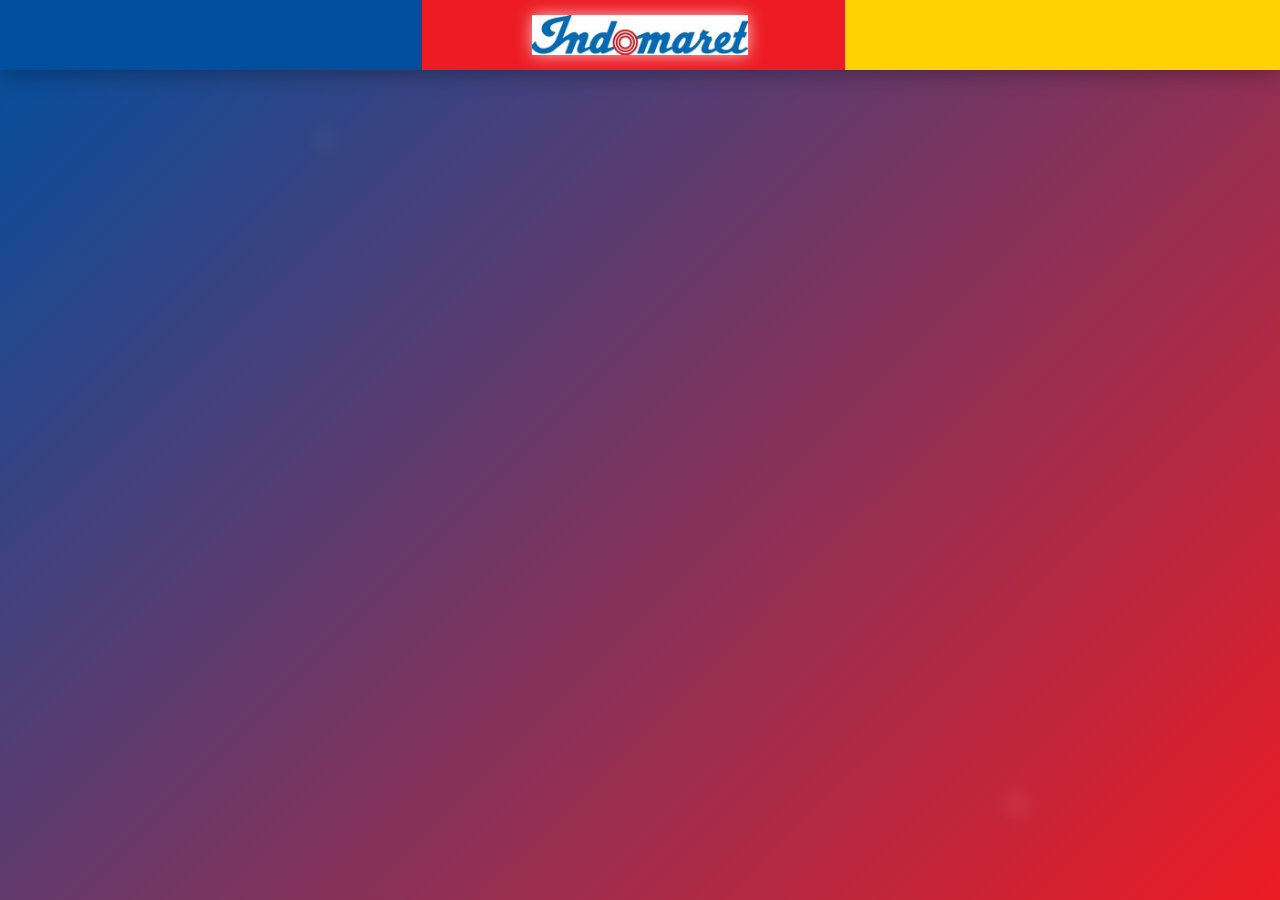
<file: index.html>
<!DOCTYPE html>
<html lang="id">
<head>
    <meta charset="UTF-8">
    <meta name="viewport" content="width=device-width, initial-scale=1.0">
    <title>Indomaret Online (Contoh)</title>
    <link rel="preconnect" href="https://fonts.googleapis.com">
    <link rel="preconnect" href="https://fonts.gstatic.com" crossorigin>
    <link href="https://fonts.googleapis.com/css2?family=Roboto:wght@400;700&display=swap" rel="stylesheet">
    <link rel="stylesheet" href="index.css">

    <script>
        // --- BAGIAN PENTING: CEK STATUS LOGIN SAAT HALAMAN DIMUAT ---
        // Panggil fungsi ini sebelum konten halaman dimuat
        (function() {
            const isLoggedIn = localStorage.getItem('isLoggedIn');
            if (isLoggedIn !== 'true') {
                alert('Anda harus login untuk mengakses halaman ini.');
                window.location.href = 'login.html';
            }
        })();
    </script>
</head>
<body>

    <div id="menuOverlay" class="overlay" onclick="closeMenu()"></div>

    <div id="sidebarMenu" class="sidebar">
        <a href="javascript:void(0)" class="closebtn" onclick="closeMenu()">&times;</a>
        <h2>Menu Indomaret</h2>
        <a href="index.html">🏠 Beranda</a>
        <a href="kode_penukaran.html">📦 Kode Penukaran</a>
        <a href="info_layanan.html">ℹ️ Info Layanan</a>
        <a href="bantuan.html">❓ Bantuan</a>
        <a href="keranjang_belanja.html">🛒 Keranjang Belanja</a>
        <a href="promosi.html">🎁 Promo & Diskon</a>
        <a href="produk_favorit.html">⭐ Produk Favorit</a>
        <a href="lokasi_toko.html">📍 Lokasi Toko</a>

        <div class="sidebar-section-divider"></div>
        <h2 class="sidebar-section-title">Pengaturan</h2>
        <a href="edit_akun.html">⚙️ Edit Akun</a>
        <a href="tema.html">🎨 Tema</a>
        <a href="bahasa.html">🌐 Bahasa</a>
        <a href="login.html" onclick="logout()">➡️ Logout</a>
    </div>

    <header class="header">
        <div class="container header-content">
            <div class="logo">
                <img src="indmrt.jpg" alt="Logo Indomaret">
            </div>
            <nav class="nav-icons">
                <a href="login.html">
                    👤 Akun
                </a>
               
                <a href="#" class="menu-icon" onclick="openMenu()">
                    ☰ Menu
                </a>
            </nav>
        </div>
    </header>

    <section class="search-bar">
        <div class="container">
            <input type="text" id="searchInput" onkeyup="searchProducts()" placeholder="Cari produk di Indomaret...">
            <button type="submit">Cari</button>
        </div>
    </section>

    <main class="main-content">
        <div class="container">
            <h1>Produk Kami</h1>
            <div class="products-grid" id="productsGrid">
                </div>
        </div>
    </main>

    <div id="productModalOverlay" class="product-modal-overlay" onclick="closeProductModal()">
        <div class="product-modal-content" onclick="event.stopPropagation()">
            <span class="close-button" onclick="closeProductModal()">&times;</span>
            <div class="modal-header-content">
                <img id="modalProductImage" src="" alt="Product Image">
                <div class="modal-product-info">
                    <h2 id="modalProductName"></h2>
                    <p id="modalProductCategory"></p>
                    <div id="modalProductRating" class="product-rating">
                        </div>
                    <div class="modal-actions">
                        <button class="add-to-cart-button" id="addToCartBtn">🛒 Tambah ke Keranjang</button>
                        <button class="buy-now-button" id="buyNowBtn">🛍️ Pesan Sekarang</button>
                    </div>
                </div>
            </div>
            <p id="modalProductDescription"></p>

            <div class="favorite-icon-container">
                <i id="favoriteIcon" class="far fa-star favorite-icon" onclick="toggleFavoriteFromModal()"></i>
            </div>

            <div class="product-comments">
                <h3>Ulasan Produk</h3>
                <div id="commentsList">
                    </div>
                <div class="add-comment-section">
                    <h4>Tambahkan Ulasan Anda</h4>
                    <textarea id="commentInput" placeholder="Tulis komentar Anda di sini..."></textarea>
                    <div class="rating-input">
                        <span>Beri Rating:</span>
                        <i class="far fa-star star-input" data-rating="1"></i>
                        <i class="far fa-star star-input" data-rating="2"></i>
                        <i class="far fa-star star-input" data-rating="3"></i>
                        <i class="far fa-star star-input" data-rating="4"></i>
                        <i class="far fa-star star-input" data-rating="5"></i>
                    </div>
                    <button id="submitCommentBtn">Kirim Ulasan</button>
                </div>
            </div>
        </div>
    </div>

    <script>
        function openMenu() {
            document.getElementById("sidebarMenu").style.width = "250px";
            document.getElementById("menuOverlay").style.display = "block";
            document.body.style.overflow = "hidden";
        }

        function closeMenu() {
            document.getElementById("sidebarMenu").style.width = "0";
            document.getElementById("menuOverlay").style.display = "none";
            document.body.style.overflow = "auto";
        }

        function logout() {
            localStorage.removeItem('loggedInUserName');
            localStorage.setItem('isLoggedIn', 'false'); // Set status login menjadi false
            window.location.href = 'login.html';
            alert('Anda telah berhasil logout.');
        }

        // --- Data Produk ---
        const products = [
            {
                id: 'lays',
                name: 'Lay\'s Classic Potato Chips',
                category: 'Makanan Ringan',
                image: 'lays.jpg',
                description: 'Keripik kentang klasik Lay\'s yang renyah dengan rasa asin yang sempurna. Cocok untuk camilan kapan saja. Terbuat dari kentang pilihan dan minyak bunga matahari asli. Tanpa pengawet buatan.',
                rating: 4.5, // Contoh rating
                comments: [ // Contoh komentar
                    { user: 'Budi', comment: 'Enak banget, renyah!', rating: 5 },
                    { user: 'Ani', comment: 'Camilan favorit keluarga.', rating: 4 }
                ]
            },
            {
                id: 'chitato-beef-bbq',
                name: 'Chitato Beef BBQ',
                category: 'Makanan Ringan',
                image: 'chitato.png',
                description: 'Keripik kentang Chitato rasa Beef BBQ yang gurih dan lezat. Sensasi rasa daging panggang yang kuat. Irisan kentang bergelombang dengan bumbu melimpah.',
                rating: 4.0,
                comments: [
                    { user: 'Cici', comment: 'Rasa BBQ-nya mantap!', rating: 4 },
                    { user: 'Dion', comment: 'Selalu jadi pilihan kalau ngumpul.', rating: 4 }
                ]
            },
            {
                id: 'qtela-original',
                name: 'Qtela Original Cassava Chips',
                category: 'Makanan Ringan',
                image: 'qtela.png',
                description: 'Keripik singkong Qtela rasa original. Tipis, renyah, dan gurih, cocok untuk dinikmati bersama keluarga. Dibuat dari singkong pilihan.',
                rating: 3.8,
                comments: [
                    { user: 'Fika', comment: 'Lumayan lah buat teman ngopi.', rating: 3 },
                    { user: 'Gani', comment: 'Renyah tapi agak hambar.', rating: 3 }
                ]
            },
            {
                id: 'qtela-tempe',
                name: 'Qtela Tempe Original',
                category: 'Makanan Ringan',
                image: 'tempe.png',
                description: 'Keripik tempe Qtela rasa original. Camilan sehat dan renyah dengan kandungan protein dari tempe pilihan. Alternatif sehat untuk camilan sehari-hari.',
                rating: 4.2,
                comments: [
                    { user: 'Hana', comment: 'Suka banget keripik tempenya, gurih!', rating: 5 },
                    { user: 'Indra', comment: 'Sehat dan enak, recommended.', rating: 4 }
                ]
            },
            {
                id: 'coca-cola',
                name: 'Coca-Cola 390ml',
                category: 'Minuman',
                image: 'ccla.png',
                description: 'Minuman bersoda Coca-Cola kemasan botol 390ml. Rasa klasik yang menyegarkan untuk setiap momen. Cocok diminum dingin.',
                rating: 4.7,
                comments: [
                    { user: 'Joko', comment: 'Penyegar dahaga terbaik!', rating: 5 },
                    { user: 'Kiki', comment: 'Selalu ada di kulkas.', rating: 5 }
                ]
            },
            {
                id: 'nutriboost-strawberry',
                name: 'Nutriboost Strawberry 180ml',
                category: 'Minuman',
                image: 'ntbst.png',
                description: 'Minuman susu fermentasi Nutriboost rasa stroberi. Kaya akan serat dan vitamin untuk menjaga kesehatan pencernaan. Rasa stroberi yang manis dan segar.',
                rating: 4.1,
                comments: [
                    { user: 'Lina', comment: 'Segar dan lumayan mengenyangkan.', rating: 4 },
                    { user: 'Miko', comment: 'Anak saya suka sekali.', rating: 4 }
                ]
            },
            {
                id: 'nutriboost-orange',
                name: 'Nutriboost Orange 180ml',
                category: 'Minuman',
                image: 'ntbst2.png',
                description: 'Minuman susu fermentasi Nutriboost rasa jeruk. Sumber vitamin C dan serat untuk daya tahan tubuh. Rasa jeruk alami yang nikmat.',
                rating: 4.3,
                comments: [
                    { user: 'Nana', comment: 'Manisnya pas, ada rasa jeruknya.', rating: 4 },
                    { user: 'Oman', comment: 'Minuman sehat untuk keluarga.', rating: 5 }
                ]
            }
        ];

        const productsGrid = document.getElementById('productsGrid');
        const searchInput = document.getElementById('searchInput');
        const modalOverlay = document.getElementById('productModalOverlay');
        const modalProductImage = document.getElementById('modalProductImage');
        const modalProductName = document.getElementById('modalProductName');
        const modalProductCategory = document.getElementById('modalProductCategory');
        const modalProductDescription = document.getElementById('modalProductDescription');
        const modalProductRating = document.getElementById('modalProductRating');
        const commentsList = document.getElementById('commentsList');
        const commentInput = document.getElementById('commentInput');
        const submitCommentBtn = document.getElementById('submitCommentBtn');
        const ratingInputStars = document.querySelectorAll('.star-input');
        const favoriteIcon = document.getElementById('favoriteIcon');
        const addToCartBtn = document.getElementById('addToCartBtn');
        const buyNowBtn = document.getElementById('buyNowBtn');

        let currentProduct = null; // Menyimpan produk yang sedang ditampilkan di modal

        // Fungsi untuk menampilkan produk
        function displayProducts(productsToDisplay) {
            productsGrid.innerHTML = ''; // Kosongkan grid sebelum menampilkan
            if (productsToDisplay.length === 0) {
                productsGrid.innerHTML = '<p>Produk tidak ditemukan.</p>';
                return;
            }
            productsToDisplay.forEach(product => {
                const productCard = document.createElement('div');
                productCard.classList.add('product-card');
                productCard.innerHTML = `
                    <img src="${product.image}" alt="${product.name}" onclick="openProductModal('${product.id}')">
                    <div class="card-info">
                        <h3>${product.name}</h3>
                        <p>${product.category}</p>
                        <div class="product-rating">${renderStars(product.rating)}</div>
                        <i class="${isFavorite(product.id) ? 'fas' : 'far'} fa-star favorite-icon-card" onclick="event.stopPropagation(); toggleFavorite('${product.id}')"></i>
                    </div>
                `;
                productsGrid.appendChild(productCard);
            });
        }

        // Fungsi untuk mencari produk
        function searchProducts() {
            const searchTerm = searchInput.value.toLowerCase();
            const filteredProducts = products.filter(product =>
                product.name.toLowerCase().includes(searchTerm) ||
                product.category.toLowerCase().includes(searchTerm)
            );
            displayProducts(filteredProducts);
        }

        // Fungsi untuk merender bintang rating
        function renderStars(rating) {
            let starsHtml = '';
            for (let i = 1; i <= 5; i++) {
                if (i <= rating) {
                    starsHtml += '<i class="fas fa-star filled"></i>'; // Bintang penuh
                } else if (i - 0.5 === rating) {
                    starsHtml += '<i class="fas fa-star-half-alt filled"></i>'; // Bintang setengah
                } else {
                    starsHtml += '<i class="far fa-star"></i>'; // Bintang kosong
                }
            }
            return starsHtml;
        }

        // Fungsi untuk menampilkan komentar
        function displayComments(comments) {
            commentsList.innerHTML = ''; // Kosongkan daftar komentar
            if (comments && comments.length > 0) {
                comments.forEach(comment => {
                    const commentDiv = document.createElement('div');
                    commentDiv.classList.add('comment-item');
                    commentDiv.innerHTML = `
                        <strong>${comment.user}</strong>
                        <div class="comment-rating">${renderStars(comment.rating)}</div>
                        <p>${comment.comment}</p>
                    `;
                    commentsList.appendChild(commentDiv);
                });
            } else {
                commentsList.innerHTML = '<p>Belum ada ulasan untuk produk ini.</p>';
            }
        }

        let selectedRating = 0; // Rating yang dipilih oleh pengguna saat menambahkan komentar

        // Event listener untuk input rating bintang
        ratingInputStars.forEach(star => {
            star.addEventListener('click', () => {
                selectedRating = parseInt(star.dataset.rating);
                ratingInputStars.forEach((s, index) => {
                    if (index < selectedRating) {
                        s.classList.remove('far');
                        s.classList.add('fas', 'filled');
                    } else {
                        s.classList.remove('fas', 'filled');
                        s.classList.add('far');
                    }
                });
            });
        });

        // Event listener untuk submit komentar
        submitCommentBtn.addEventListener('click', () => {
            const commentText = commentInput.value.trim();
            if (commentText === '' || selectedRating === 0) {
                alert('Mohon masukkan komentar dan berikan rating!');
                return;
            }

            const newComment = {
                user: localStorage.getItem('loggedInUserName') || 'Pengguna', // Ambil nama pengguna dari localStorage
                comment: commentText,
                rating: selectedRating
            };

            // Tambahkan komentar ke produk yang sedang aktif (simulasi)
            if (currentProduct) {
                if (!currentProduct.comments) {
                    currentProduct.comments = [];
                }
                currentProduct.comments.push(newComment);
                displayComments(currentProduct.comments); // Perbarui tampilan komentar

                // Reset input
                commentInput.value = '';
                selectedRating = 0;
                ratingInputStars.forEach(s => {
                    s.classList.remove('fas', 'filled');
                    s.classList.add('far');
                });

                // Perbarui rating rata-rata produk (opsional, jika ingin dihitung ulang)
                const totalRating = currentProduct.comments.reduce((sum, c) => sum + c.rating, 0);
                currentProduct.rating = totalRating / currentProduct.comments.length;
                modalProductRating.innerHTML = renderStars(currentProduct.rating);
                displayProducts(products); // Perbarui tampilan di grid utama
            }
        });


        // Fungsi untuk membuka modal detail produk
        function openProductModal(productId) {
            const product = products.find(p => p.id === productId);
            if (product) {
                currentProduct = product; // Set produk yang sedang aktif
                modalProductImage.src = product.image;
                modalProductImage.alt = product.name;
                modalProductName.textContent = product.name;
                modalProductCategory.textContent = product.category;
                modalProductDescription.textContent = product.description;
                modalProductRating.innerHTML = renderStars(product.rating); // Tampilkan rating
                displayComments(product.comments); // Tampilkan komentar

                // Reset input komentar dan rating di modal setiap kali dibuka
                commentInput.value = '';
                selectedRating = 0;
                ratingInputStars.forEach(s => {
                    s.classList.remove('fas', 'filled');
                    s.classList.add('far');
                });

                // Set ikon favorit di modal
                if (isFavorite(product.id)) {
                    favoriteIcon.classList.remove('far');
                    favoriteIcon.classList.add('fas', 'favorited');
                } else {
                    favoriteIcon.classList.remove('fas', 'favorited');
                    favoriteIcon.classList.add('far');
                }

                // Event listener untuk tombol "Tambah ke Keranjang"
                addToCartBtn.onclick = () => {
                    alert(`Menambahkan "${product.name}" ke keranjang! (Simulasi)`);
                };

                // Event listener untuk tombol "Pesan Sekarang"
                buyNowBtn.onclick = () => {
                    alert(`Memesan "${product.name}" sekarang! (Simulasi)`);
                };

                modalOverlay.style.display = 'flex'; // Tampilkan modal
                document.body.style.overflow = 'hidden'; // Nonaktifkan scroll body
            }
        }

        // Fungsi untuk menutup modal detail produk
        function closeProductModal() {
            modalOverlay.style.display = 'none'; // Sembunyikan modal
            document.body.style.overflow = 'auto'; // Aktifkan kembali scroll body
            currentProduct = null; // Reset produk yang sedang aktif
        }

        // --- Fitur Favorit ---
        function getFavorites() {
            const favorites = localStorage.getItem('favoriteProducts');
            return favorites ? JSON.parse(favorites) : [];
        }

        function saveFavorites(favorites) {
            localStorage.setItem('favoriteProducts', JSON.stringify(favorites));
        }

        function isFavorite(productId) {
            const favorites = getFavorites();
            return favorites.some(item => item.id === productId);
        }

        function toggleFavorite(productId) {
            let favorites = getFavorites();
            const product = products.find(p => p.id === productId);

            if (!product) return; // Pastikan produk ada

            if (isFavorite(productId)) {
                // Hapus dari favorit
                favorites = favorites.filter(item => item.id !== productId);
                alert(`${product.name} telah dihapus dari favorit.`);
            } else {
                // Tambahkan ke favorit
                favorites.push({
                    id: product.id,
                    name: product.name,
                    imageUrl: product.image,
                    price: Math.floor(Math.random() * (50000 - 5000 + 1)) + 5000 // Harga simulasi
                });
                alert(`${product.name} telah ditambahkan ke favorit.`);
            }
            saveFavorites(favorites);
            displayProducts(products); // Perbarui tampilan grid kartu
            // Perbarui ikon favorit di modal jika modal sedang terbuka
            if (currentProduct && currentProduct.id === productId) {
                if (isFavorite(productId)) {
                    favoriteIcon.classList.remove('far');
                    favoriteIcon.classList.add('fas', 'favorited');
                } else {
                    favoriteIcon.classList.remove('fas', 'favorited');
                    favoriteIcon.classList.add('far');
                }
            }
        }

        // Fungsi untuk toggle favorit dari dalam modal (menggunakan currentProduct)
        function toggleFavoriteFromModal() {
            if (currentProduct) {
                toggleFavorite(currentProduct.id);
            }
        }

        // Tampilkan semua produk saat halaman pertama kali dimuat
        document.addEventListener('DOMContentLoaded', () => {
            displayProducts(products);
        });
    </script>
</body>
</html>
</file>
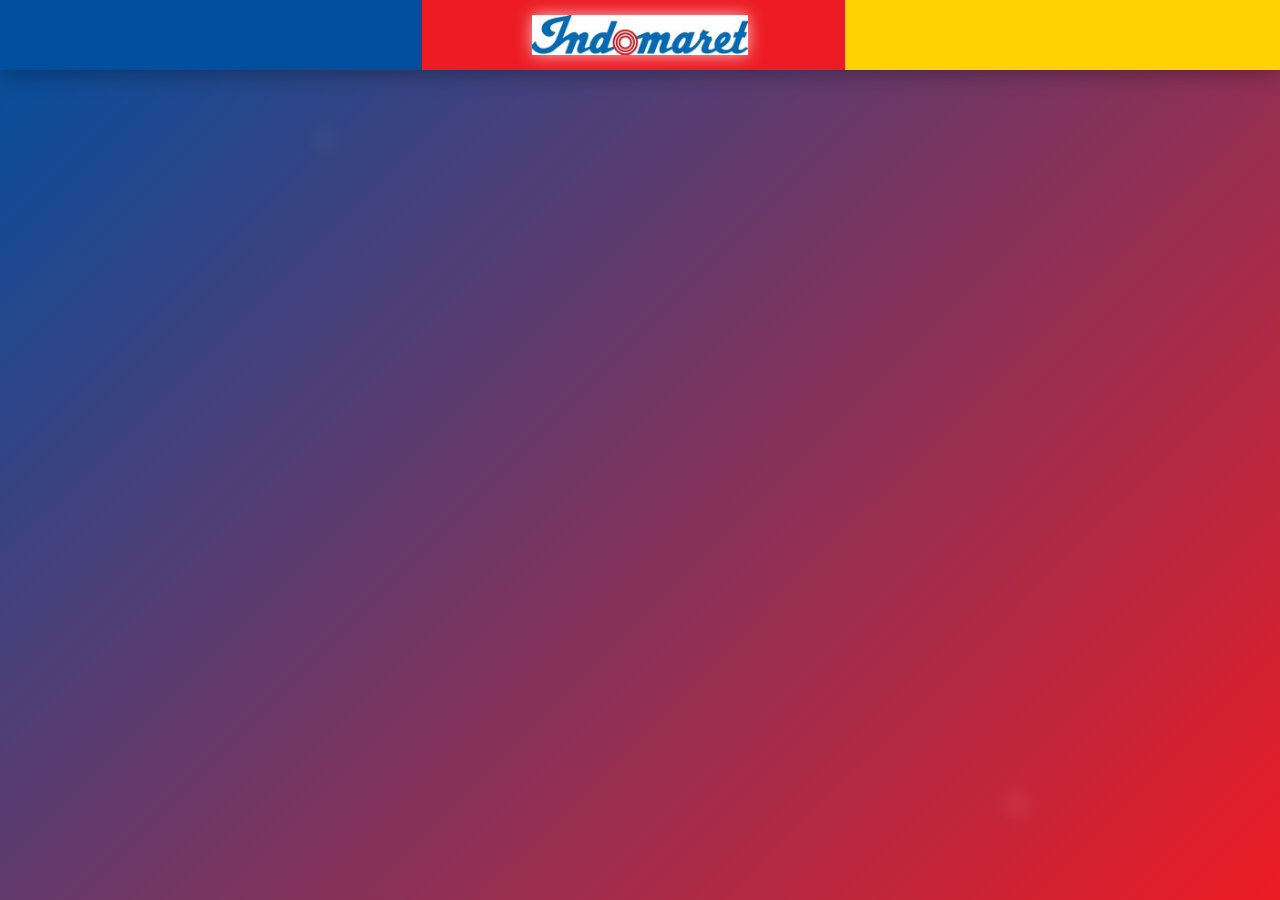
<file: bahasa.html>
<!DOCTYPE html>
<html lang="id">
<head>
    <meta charset="UTF-8">
    <meta name="viewport" content="width=device-width, initial-scale=1.0">
    <title>Pengaturan Bahasa - Indomaret Online</title>
    <link rel="preconnect" href="https://fonts.googleapis.com">
    <link rel="preconnect" href="https://fonts.gstatic.com" crossorigin>
    <link href="https://fonts.googleapis.com/css2?family=Roboto:wght@400;700&display=swap" rel="stylesheet">
    <link rel="stylesheet" href="index.css">
    <style>
        .main-content {
            padding: 40px 0;
            text-align: center;
        }
        .main-content h1 {
            color: #004F9F;
            margin-bottom: 20px;
            font-size: 2.5em;
        }
        .main-content p {
            font-size: 1.1em;
            color: #555;
            margin-bottom: 30px;
        }
        .language-options-container {
            background-color: #fff;
            padding: 30px;
            border-radius: 10px;
            box-shadow: 0 4px 10px rgba(0,0,0,0.1);
            max-width: 600px;
            margin: 0 auto;
            text-align: left;
        }
        .language-option {
            display: flex;
            align-items: center;
            margin-bottom: 20px;
            padding: 15px;
            border: 1px solid #eee;
            border-radius: 8px;
            cursor: pointer;
            transition: background-color 0.3s ease, border-color 0.3s ease;
        }
        .language-option:hover {
            background-color: #f9f9f9;
            border-color: #ccc;
        }
        .language-option input[type="radio"] {
            margin-right: 15px;
            transform: scale(1.5);
        }
        .language-option label {
            font-size: 1.2em;
            font-weight: bold;
            color: #333;
            flex-grow: 1;
        }
        .flag-icon {
            font-size: 1.8em; /* Ukuran emoji bendera */
            margin-right: 10px;
        }
        .save-language-button {
            background-color: #004F9F;
            color: #fff;
            padding: 12px 25px;
            border: none;
            border-radius: 5px;
            font-size: 1.1em;
            cursor: pointer;
            width: 100%;
            margin-top: 20px;
            transition: background-color 0.3s ease;
        }
        .save-language-button:hover {
            background-color: #003e80;
        }
    </style>
    <script>
        (function() {
            const isLoggedIn = localStorage.getItem('isLoggedIn');
            if (isLoggedIn !== 'true') {
                alert('Anda harus login untuk mengakses halaman ini.');
                window.location.href = 'login.html';
            }
        })();
    </script>
</head>
<body>

    <div id="menuOverlay" class="overlay" onclick="closeMenu()"></div>

    <div id="sidebarMenu" class="sidebar">
        <a href="javascript:void(0)" class="closebtn" onclick="closeMenu()">&times;</a>
        <h2>Menu Indomaret</h2>
        <a href="index.html">🏠 Beranda</a>
        <a href="kode_penukaran.html">📦 Kode Penukaran</a>
        <a href="info_layanan.html">ℹ️ Info Layanan</a>
        <a href="bantuan.html">❓ Bantuan</a>
        <a href="keranjang_belanja.html">🛒 Keranjang Belanja</a>
        <a href="promosi.html">🎁 Promo & Diskon</a>
        <a href="produk_favorit.html">⭐ Produk Favorit</a>
        <a href="lokasi_toko.html">📍 Lokasi Toko</a>

        <div class="sidebar-section-divider"></div>
        <h2 class="sidebar-section-title">Pengaturan</h2>
        <a href="edit_akun.html">⚙️ Edit Akun</a>
        <a href="tema.html">🎨 Tema</a>
        <a href="bahasa.html">🌐 Bahasa</a>
        <a href="login.html" onclick="logout()">➡️ Logout</a>
    </div>

    <header class="header">
        <div class="container header-content">
            <div class="logo">
                <img src="indmrt.jpg" alt="Logo Indomaret">
            </div>
            <nav class="nav-icons">
                <a href="login.html">
                    👤 Akun
                </a>
                <a href="#" class="menu-icon" onclick="openMenu()">
                    ☰ Menu
                </a>
            </nav>
        </div>
    </header>

    <section class="search-bar">
        <div class="container">
            <input type="text" placeholder="Cari pengaturan bahasa...">
            <button type="submit">Cari</button>
        </div>
    </section>

    <main class="main-content">
        <div class="container">
            <h1>Pilih Bahasa</h1>
            <p>Pilih bahasa yang Anda inginkan untuk aplikasi Indomaret Online.</p>
            
            <div class="language-options-container">
                <div class="language-option" onclick="document.getElementById('langId').checked = true;">
                    <input type="radio" id="langId" name="appLanguage" value="id" checked>
                    <span class="flag-icon">🇮🇩</span>
                    <label for="langId">Bahasa Indonesia</label>
                </div>
                
                <div class="language-option" onclick="document.getElementById('langEn').checked = true;">
                    <input type="radio" id="langEn" name="appLanguage" value="en">
                    <span class="flag-icon">🇬🇧</span>
                    <label for="langEn">English</label>
                </div>

                <div class="language-option" onclick="document.getElementById('langJp').checked = true;">
                    <input type="radio" id="langJp" name="appLanguage" value="jp">
                    <span class="flag-icon">🇯🇵</span>
                    <label for="langJp">日本語 (Japanese)</label>
                </div>

                <button class="save-language-button" onclick="saveLanguageSettings()">Simpan Bahasa</button>
            </div>
        </div>
    </main>

    <script>
        function openMenu() {
            document.getElementById("sidebarMenu").style.width = "250px";
            document.getElementById("menuOverlay").style.display = "block";
            document.body.style.overflow = "hidden";
        }

        function closeMenu() {
            document.getElementById("sidebarMenu").style.width = "0";
            document.getElementById("menuOverlay").style.display = "none";
            document.body.style.overflow = "auto";
        }

        function logout() {
            localStorage.removeItem('isLoggedIn');
            localStorage.removeItem('loggedInUserName');
            alert('Anda telah berhasil logout.');
            window.location.href = 'login.html';
        }

        // Fungsi untuk menyimpan pengaturan bahasa (simulasi)
        function saveLanguageSettings() {
            const selectedLanguage = document.querySelector('input[name="appLanguage"]:checked').value;
            localStorage.setItem('selectedLanguage', selectedLanguage);
            alert(`Bahasa "${selectedLanguage}" telah disimpan.`);
            // Dalam aplikasi nyata, Anda akan memuat konten sesuai bahasa yang dipilih
            // Misalnya: location.reload() atau memuat ulang teks-teks dinamis
        }

        // Memuat bahasa yang tersimpan saat halaman dimuat
        document.addEventListener('DOMContentLoaded', function() {
            const savedLanguage = localStorage.getItem('selectedLanguage');
            if (savedLanguage) {
                document.getElementById(`lang${savedLanguage.charAt(0).toUpperCase() + savedLanguage.slice(1)}`).checked = true;
            }
        });
    </script>
</body>
</html>
</file>
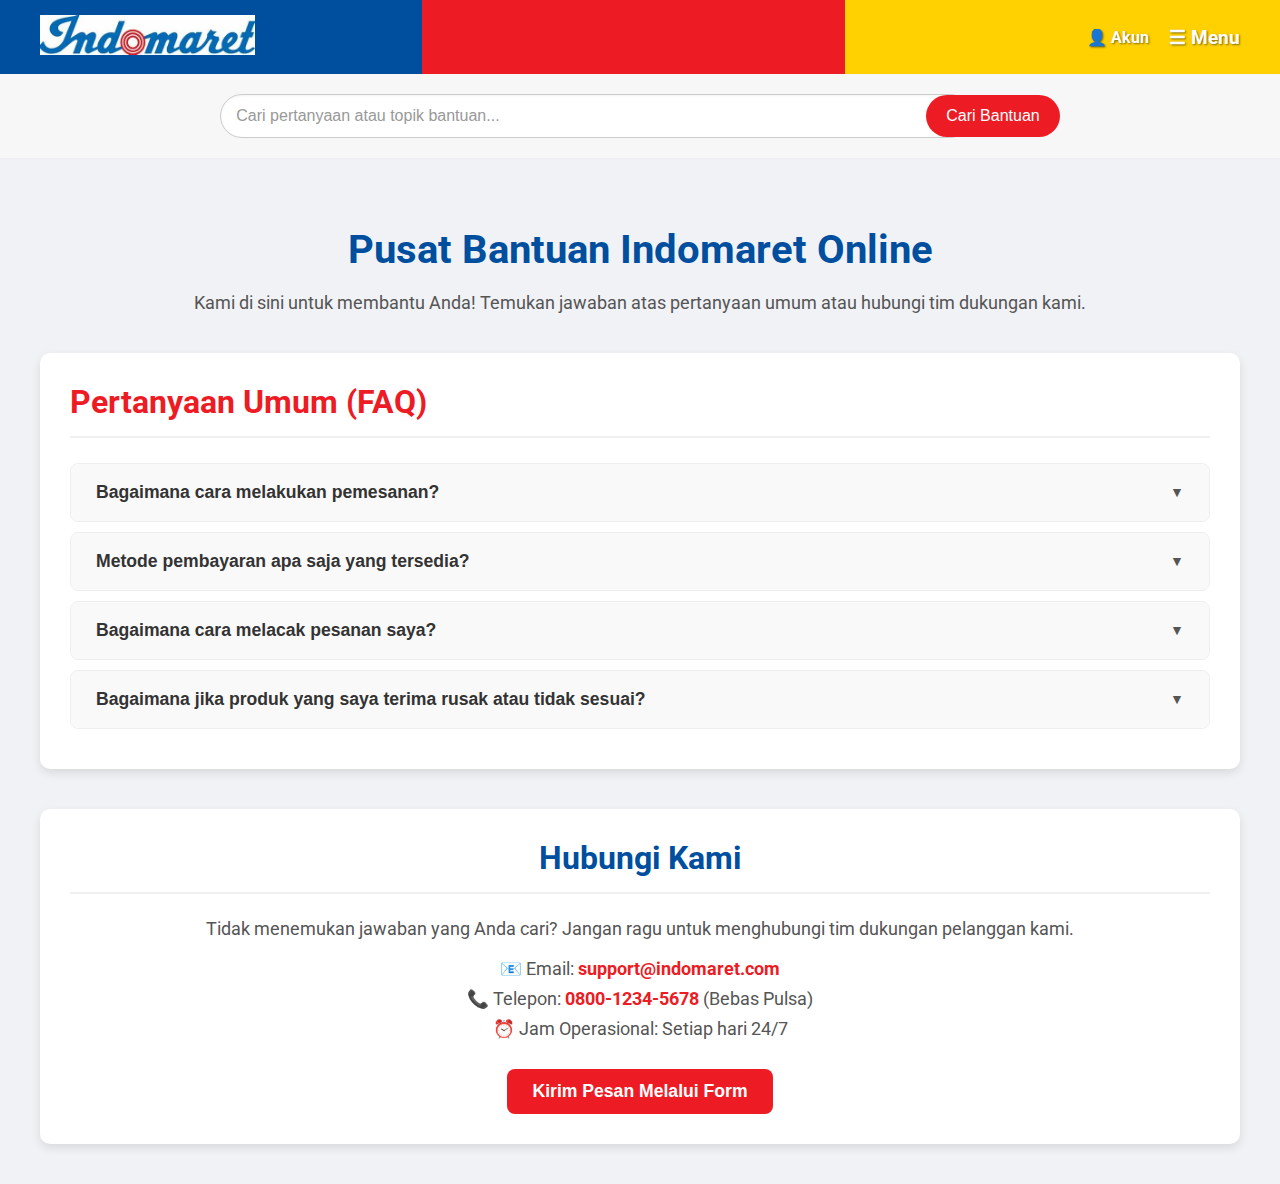
<file: bantuan.html>
<!DOCTYPE html>
<html lang="id">
<head>
    <meta charset="UTF-8">
    <meta name="viewport" content="width=device-width, initial-scale=1.0">
    <title>Bantuan - Indomaret Online</title>
    <link rel="preconnect" href="https://fonts.googleapis.com">
    <link rel="preconnect" href="https://fonts.gstatic.com" crossorigin>
    <link href="https://fonts.googleapis.com/css2?family=Roboto:wght@400;700&display=swap" rel="stylesheet">
    <link rel="stylesheet" href="index.css"> <link rel="stylesheet" href="bantuan.css"> </head>
<body>

    <div id="menuOverlay" class="overlay" onclick="closeMenu()"></div>

    <div id="sidebarMenu" class="sidebar">
        <a href="javascript:void(0)" class="closebtn" onclick="closeMenu()">&times;</a>
        <h2>Menu Indomaret</h2>
        <a href="index.html">🏠 Beranda</a>
        <a href="kode_penukaran.html">📦 Kode Penukaran</a>
        <a href="info_layanan.html">ℹ️ Info Layanan</a>
        <a href="bantuan.html">❓ Bantuan</a> <a href="#">🛒 Keranjang Belanja</a>
        <a href="promosi.html">🎁 Promo & Diskon</a>
        <a href="#">⭐ Produk Favorit</a>
        <a href="#">📍 Lokasi Toko</a>

        <div class="sidebar-section-divider"></div>
        <h2 class="sidebar-section-title">Pengaturan</h2>
        <a href="#">⚙️ Edit Akun</a>
        <a href="#">🎨 Tema</a>
        <a href="#">🌐 Bahasa</a>
        <a href="login.html" onclick="logout()">➡️ Logout</a>
    </div>

    <header class="header">
        <div class="container header-content">
            <div class="logo">
                <img src="indmrt.jpg" alt="Logo Indomaret">
            </div>
            <nav class="nav-icons">
                <a href="login.html">
                    👤 Akun
                </a>
                <a href="#" class="menu-icon" onclick="openMenu()">
                    ☰ Menu
                </a>
            </nav>
        </div>
    </header>

    <section class="search-bar">
        <div class="container">
            <input type="text" placeholder="Cari pertanyaan atau topik bantuan...">
            <button type="submit">Cari Bantuan</button>
        </div>
    </section>

    <main class="main-content-bantuan">
        <div class="container">
            <h1>Pusat Bantuan Indomaret Online</h1>
            <p>Kami di sini untuk membantu Anda! Temukan jawaban atas pertanyaan umum atau hubungi tim dukungan kami.</p>

            <div class="faq-section">
                <h2>Pertanyaan Umum (FAQ)</h2>
                <div class="faq-item">
                    <button class="faq-question">Bagaimana cara melakukan pemesanan?</button>
                    <div class="faq-answer">
                        <p>Untuk melakukan pemesanan, Anda bisa mengikuti langkah-langkah berikut:</p>
                        <ol>
                            <li>Pilih produk yang Anda inginkan.</li>
                            <li>Tambahkan produk ke keranjang belanja.</li>
                            <li>Lanjutkan ke halaman pembayaran.</li>
                            <li>Pilih metode pembayaran dan pengiriman.</li>
                            <li>Konfirmasi pesanan Anda.</li>
                        </ol>
                    </div>
                </div>

                <div class="faq-item">
                    <button class="faq-question">Metode pembayaran apa saja yang tersedia?</button>
                    <div class="faq-answer">
                        <p>Kami menerima berbagai metode pembayaran, termasuk Kartu Kredit/Debit, Transfer Bank (Virtual Account), E-Wallet (OVO, GoPay, Dana, LinkAja), Pembayaran di Gerai Indomaret, dan COD (Cash On Delivery).</p>
                    </div>
                </div>

                <div class="faq-item">
                    <button class="faq-question">Bagaimana cara melacak pesanan saya?</button>
                    <div class="faq-answer">
                        <p>Anda bisa melacak pesanan Anda melalui halaman "Status Pesanan" di akun Anda setelah login. Nomor resi pengiriman juga akan dikirimkan melalui email.</p>
                    </div>
                </div>

                <div class="faq-item">
                    <button class="faq-question">Bagaimana jika produk yang saya terima rusak atau tidak sesuai?</button>
                    <div class="faq-answer">
                        <p>Jika Anda menerima produk yang rusak atau tidak sesuai, silakan hubungi tim layanan pelanggan kami dalam waktu 24 jam setelah penerimaan barang. Kami akan membantu proses pengembalian atau penukaran.</p>
                    </div>
                </div>
            </div>

            <div class="contact-section">
                <h2>Hubungi Kami</h2>
                <p>Tidak menemukan jawaban yang Anda cari? Jangan ragu untuk menghubungi tim dukungan pelanggan kami.</p>
                <div class="contact-info">
                    <p>📧 Email: <a href="mailto:support@indomaret.com">support@indomaret.com</a></p>
                    <p>📞 Telepon: <a href="tel:+6280012345678">0800-1234-5678</a> (Bebas Pulsa)</p>
                    <p>⏰ Jam Operasional: Setiap hari 24/7</p>
                </div>
                <button class="contact-button">Kirim Pesan Melalui Form</button>
            </div>
        </div>
    </main>

    <script>
        function openMenu() {
            document.getElementById("sidebarMenu").style.width = "250px";
            document.getElementById("menuOverlay").style.display = "block";
            document.body.style.overflow = "hidden";
        }

        function closeMenu() {
            document.getElementById("sidebarMenu").style.width = "0";
            document.getElementById("menuOverlay").style.display = "none";
            document.body.style.overflow = "auto";
        }

        function logout() {
            localStorage.removeItem('loggedInUserName');
            window.location.href = 'login.html';
            alert('Anda telah berhasil logout.');
        }

        // Script khusus untuk FAQ (Accordion)
        document.addEventListener('DOMContentLoaded', function() {
            const faqQuestions = document.querySelectorAll('.faq-question');

            faqQuestions.forEach(button => {
                button.addEventListener('click', () => {
                    const faqItem = button.parentNode;
                    faqItem.classList.toggle('active'); // Toggle class 'active'
                    const answer = button.nextElementSibling; // Dapatkan elemen jawaban
                    if (faqItem.classList.contains('active')) {
                        answer.style.maxHeight = answer.scrollHeight + "px"; // Buka dengan tinggi penuh
                    } else {
                        answer.style.maxHeight = null; // Tutup
                    }
                });
            });
        });
    </script>
</body>
</html>
</file>
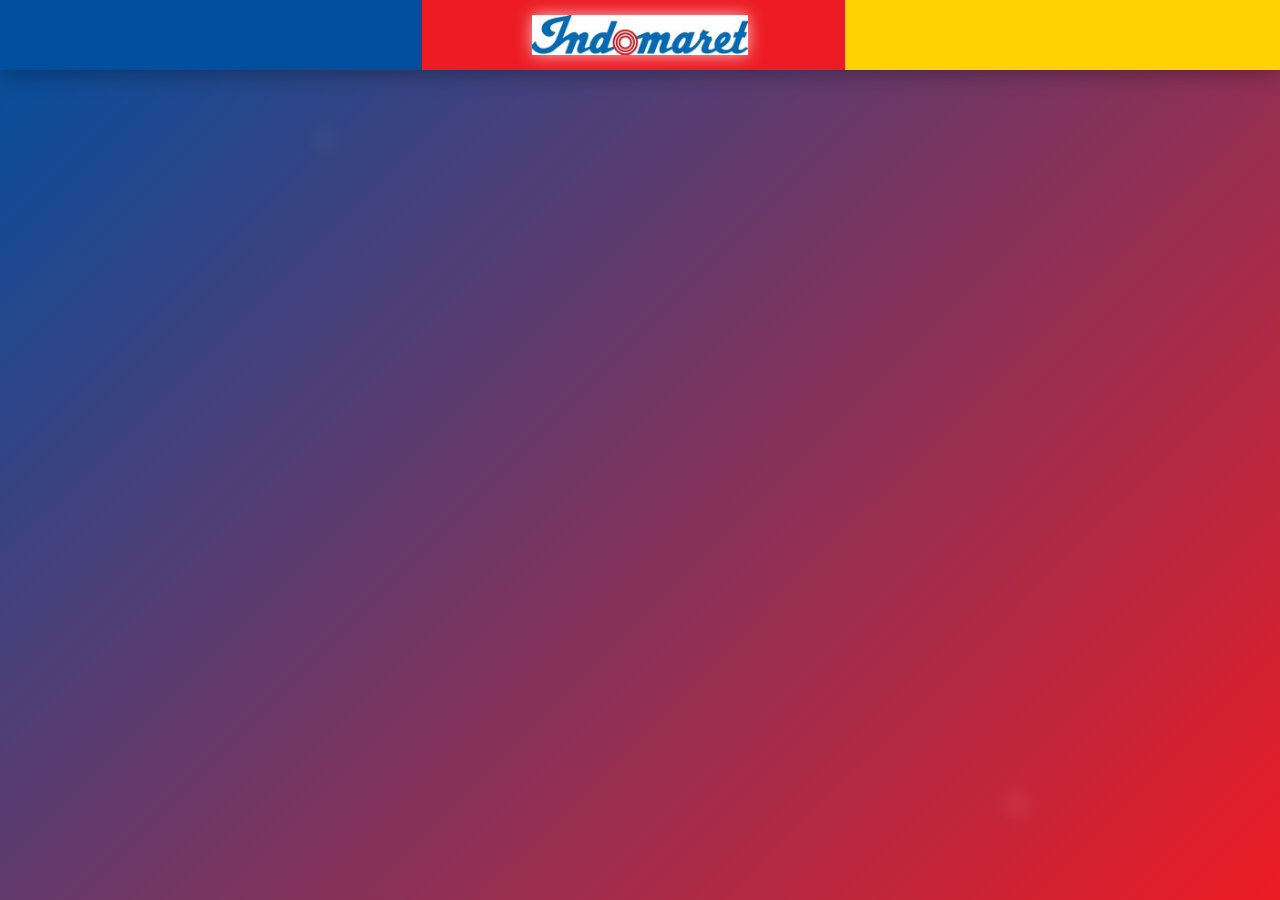
<file: edit_akun.html>
<!DOCTYPE html>
<html lang="id">
<head>
    <meta charset="UTF-8">
    <meta name="viewport" content="width=device-width, initial-scale=1.0">
    <title>Edit Akun - Indomaret Online</title>
    <link rel="preconnect" href="https://fonts.googleapis.com">
    <link rel="preconnect" href="https://fonts.gstatic.com" crossorigin>
    <link href="https://fonts.googleapis.com/css2?family=Roboto:wght@400;700&display=swap" rel="stylesheet">
    <link rel="stylesheet" href="index.css">
    <style>
        .main-content {
            padding: 40px 0;
            text-align: center;
        }
        .main-content h1 {
            color: #004F9F;
            margin-bottom: 20px;
            font-size: 2.5em;
        }
        .main-content p {
            font-size: 1.1em;
            color: #555;
            margin-bottom: 30px;
        }
        .edit-form-container {
            background-color: #fff;
            padding: 30px;
            border-radius: 10px;
            box-shadow: 0 4px 10px rgba(0,0,0,0.1);
            max-width: 600px;
            margin: 0 auto;
            text-align: left;
        }
        .edit-form-container label {
            display: block;
            margin-bottom: 8px;
            font-weight: bold;
            color: #333;
        }
        .edit-form-container input[type="text"],
        .edit-form-container input[type="email"],
        .edit-form-container input[type="tel"],
        .edit-form-container input[type="password"] {
            width: calc(100% - 20px);
            padding: 10px;
            margin-bottom: 20px;
            border: 1px solid #ccc;
            border-radius: 5px;
            font-size: 1em;
        }
        .edit-form-container button {
            background-color: #ED1C24;
            color: #fff;
            padding: 12px 25px;
            border: none;
            border-radius: 5px;
            font-size: 1.1em;
            cursor: pointer;
            width: 100%;
            transition: background-color 0.3s ease;
        }
        .edit-form-container button:hover {
            background-color: #C00F17;
        }
    </style>
    <script>
        (function() {
            const isLoggedIn = localStorage.getItem('isLoggedIn');
            if (isLoggedIn !== 'true') {
                alert('Anda harus login untuk mengakses halaman ini.');
                window.location.href = 'login.html';
            }
        })();
    </script>
</head>
<body>

    <div id="menuOverlay" class="overlay" onclick="closeMenu()"></div>

    <div id="sidebarMenu" class="sidebar">
        <a href="javascript:void(0)" class="closebtn" onclick="closeMenu()">&times;</a>
        <h2>Menu Indomaret</h2>
        <a href="index.html">🏠 Beranda</a>
        <a href="kode_penukaran.html">📦 Kode Penukaran</a>
        <a href="info_layanan.html">ℹ️ Info Layanan</a>
        <a href="bantuan.html">❓ Bantuan</a>
        <a href="keranjang_belanja.html">🛒 Keranjang Belanja</a>
        <a href="promosi.html">🎁 Promo & Diskon</a>
        <a href="produk_favorit.html">⭐ Produk Favorit</a>
        <a href="lokasi_toko.html">📍 Lokasi Toko</a>

        <div class="sidebar-section-divider"></div>
        <h2 class="sidebar-section-title">Pengaturan</h2>
        <a href="edit_akun.html">⚙️ Edit Akun</a>
        <a href="#">🎨 Tema</a>
        <a href="#">🌐 Bahasa</a>
        <a href="login.html" onclick="logout()">➡️ Logout</a>
    </div>

    <header class="header">
        <div class="container header-content">
            <div class="logo">
                <img src="indmrt.jpg" alt="Logo Indomaret">
            </div>
            <nav class="nav-icons">
                <a href="login.html">
                    👤 Akun
                </a>
                <a href="#" class="menu-icon" onclick="openMenu()">
                    ☰ Menu
                </a>
            </nav>
        </div>
    </header>

    <section class="search-bar">
        <div class="container">
            <input type="text" placeholder="Cari pengaturan...">
            <button type="submit">Cari</button>
        </div>
    </section>

    <main class="main-content">
        <div class="container">
            <h1>Edit Informasi Akun Anda</h1>
            <p>Perbarui detail akun Anda seperti nama, email, nomor telepon, atau kata sandi.</p>
            
            <div class="edit-form-container">
                <form id="editAccountForm">
                    <label for="fullName">Nama Lengkap:</label>
                    <input type="text" id="fullName" value="Nama Pengguna" required>

                    <label for="accountEmail">Email:</label>
                    <input type="email" id="accountEmail" value="user@example.com" required>

                    <label for="phoneNumber">Nomor Telepon:</label>
                    <input type="tel" id="phoneNumber" value="081234567890" required>

                    <label for="currentPassword">Kata Sandi Saat Ini:</label>
                    <input type="password" id="currentPassword" placeholder="Masukkan kata sandi saat ini" required>

                    <label for="newPassword">Kata Sandi Baru (kosongkan jika tidak ingin mengubah):</label>
                    <input type="password" id="newPassword" placeholder="Kata sandi baru">

                    <label for="confirmNewPassword">Konfirmasi Kata Sandi Baru:</label>
                    <input type="password" id="confirmNewPassword" placeholder="Konfirmasi kata sandi baru">

                    <button type="submit">Simpan Perubahan</button>
                </form>
            </div>
        </div>
    </main>

    <script>
        function openMenu() {
            document.getElementById("sidebarMenu").style.width = "250px";
            document.getElementById("menuOverlay").style.display = "block";
            document.body.style.overflow = "hidden";
        }

        function closeMenu() {
            document.getElementById("sidebarMenu").style.width = "0";
            document.getElementById("menuOverlay").style.display = "none";
            document.body.style.overflow = "auto";
        }

        function logout() {
            localStorage.removeItem('isLoggedIn');
            localStorage.removeItem('loggedInUserName');
            alert('Anda telah berhasil logout.');
            window.location.href = 'login.html';
        }

        document.addEventListener('DOMContentLoaded', function() {
            const loggedInUserName = localStorage.getItem('loggedInUserName');
            if (loggedInUserName) {
                // Di sini Anda bisa mengisi nilai default form dengan data pengguna
                // Untuk simulasi, kita pakai loggedInUserName sebagai email/phone
                document.getElementById('accountEmail').value = loggedInUserName.includes('@') ? loggedInUserName : '';
                document.getElementById('phoneNumber').value = !loggedInUserName.includes('@') ? loggedInUserName : '';
            }

            document.getElementById('editAccountForm').addEventListener('submit', function(event) {
                event.preventDefault();
                
                const currentPassword = document.getElementById('currentPassword').value;
                const newPassword = document.getElementById('newPassword').value;
                const confirmNewPassword = document.getElementById('confirmNewPassword').value;

                // --- Simulasi validasi password ---
                // Dalam aplikasi nyata, Anda akan mengirim currentPassword ke server untuk verifikasi
                // dan juga hash newPassword sebelum menyimpannya.
                const users = JSON.parse(localStorage.getItem('indomaretUsers')) || [];
                const loggedUser = users.find(user => user.emailOrPhone === loggedInUserName);

                if (loggedUser && loggedUser.password !== currentPassword) {
                    alert('Kata Sandi Saat Ini salah!');
                    return;
                }

                if (newPassword && newPassword !== confirmNewPassword) {
                    alert('Konfirmasi Kata Sandi Baru tidak cocok!');
                    return;
                }

                // Update data pengguna (simulasi)
                if (loggedUser) {
                    loggedUser.fullName = document.getElementById('fullName').value;
                    loggedUser.emailOrPhone = document.getElementById('accountEmail').value || document.getElementById('phoneNumber').value;
                    if (newPassword) {
                        loggedUser.password = newPassword; // Lagi, dalam nyata ini harus di-hash
                    }
                    localStorage.setItem('indomaretUsers', JSON.stringify(users));
                    localStorage.setItem('loggedInUserName', loggedUser.emailOrPhone); // Update jika email/phone berubah
                    alert('Profil berhasil diperbarui!');
                } else {
                    alert('Terjadi kesalahan saat memperbarui profil.');
                }
            });
        });
    </script>
</body>
</html>
</file>
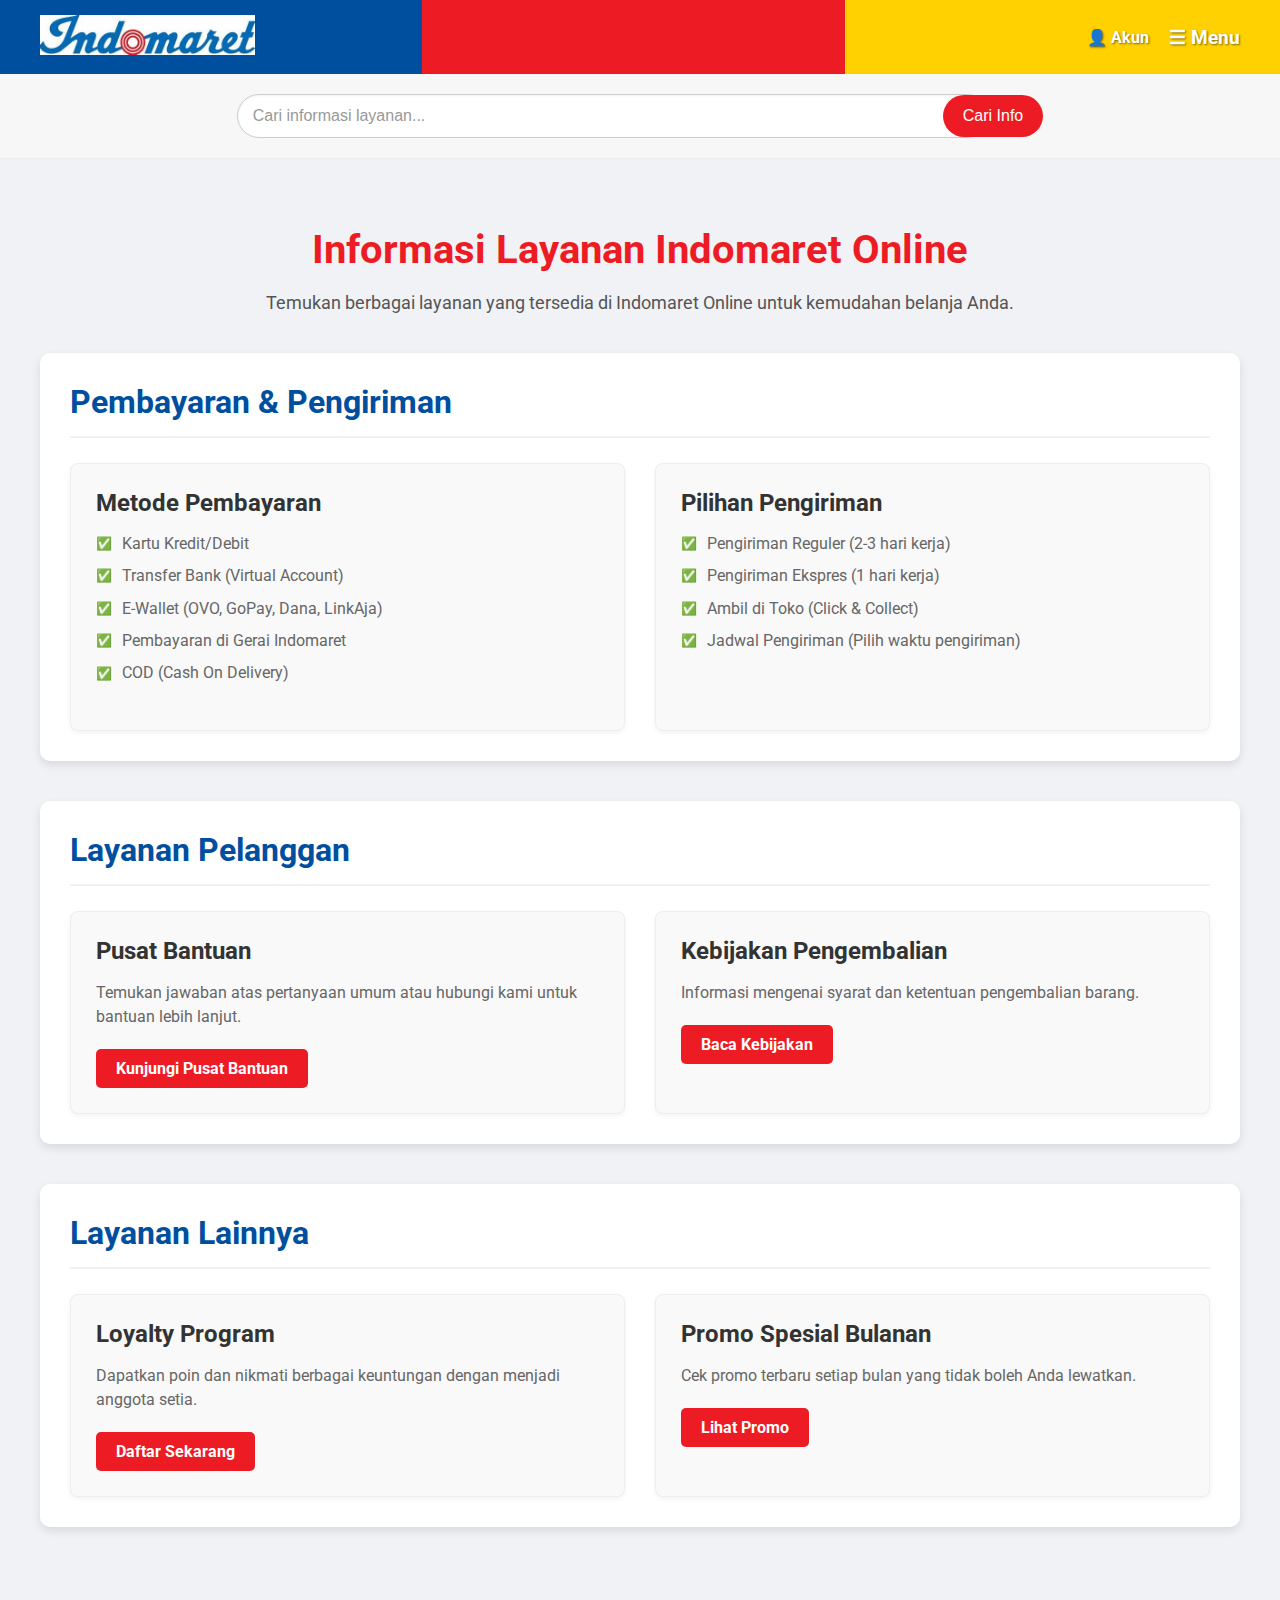
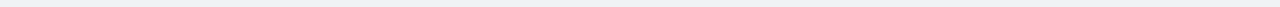
<file: info_layanan.html>
<!DOCTYPE html>
<html lang="id">
<head>
    <meta charset="UTF-8">
    <meta name="viewport" content="width=device-width, initial-scale=1.0">
    <title>Info Layanan - Indomaret Online</title>
    <link rel="preconnect" href="https://fonts.googleapis.com">
    <link rel="preconnect" href="https://fonts.gstatic.com" crossorigin>
    <link href="https://fonts.googleapis.com/css2?family=Roboto:wght@400;700&display=swap" rel="stylesheet">
    <link rel="stylesheet" href="index.css"> <link rel="stylesheet" href="info_layanan.css"> </head>
<body>

    <div id="menuOverlay" class="overlay" onclick="closeMenu()"></div>

    <div id="sidebarMenu" class="sidebar">
        <a href="javascript:void(0)" class="closebtn" onclick="closeMenu()">&times;</a>
        <h2>Menu Indomaret</h2>
        <a href="index.html">🏠 Beranda</a>
        <a href="kode_penukaran.html">📦 Kode Penukaran</a>
        <a href="info_layanan.html">ℹ️ Info Layanan</a> <a href="#">❓ Bantuan</a>
        <a href="#">🛒 Keranjang Belanja</a>
        <a href="promosi.html">🎁 Promo & Diskon</a>
        <a href="#">⭐ Produk Favorit</a>
        <a href="#">📍 Lokasi Toko</a>

        <div class="sidebar-section-divider"></div>
        <h2 class="sidebar-section-title">Pengaturan</h2>
        <a href="#">⚙️ Edit Akun</a>
        <a href="#">🎨 Tema</a>
        <a href="#">🌐 Bahasa</a>
        <a href="login.html" onclick="logout()">➡️ Logout</a>
    </div>

    <header class="header">
        <div class="container header-content">
            <div class="logo">
                <img src="indmrt.jpg" alt="Logo Indomaret">
            </div>
            <nav class="nav-icons">
                <a href="login.html">
                    👤 Akun
                </a>
                <a href="#" class="menu-icon" onclick="openMenu()">
                    ☰ Menu
                </a>
            </nav>
        </div>
    </header>

    <section class="search-bar">
        <div class="container">
            <input type="text" placeholder="Cari informasi layanan...">
            <button type="submit">Cari Info</button>
        </div>
    </section>

    <main class="main-content-info-layanan">
        <div class="container">
            <h1>Informasi Layanan Indomaret Online</h1>
            <p>Temukan berbagai layanan yang tersedia di Indomaret Online untuk kemudahan belanja Anda.</p>

            <div class="service-category">
                <h2>Pembayaran & Pengiriman</h2>
                <div class="service-items-grid">
                    <div class="service-item">
                        <h3>Metode Pembayaran</h3>
                        <ul>
                            <li>Kartu Kredit/Debit</li>
                            <li>Transfer Bank (Virtual Account)</li>
                            <li>E-Wallet (OVO, GoPay, Dana, LinkAja)</li>
                            <li>Pembayaran di Gerai Indomaret</li>
                            <li>COD (Cash On Delivery)</li>
                        </ul>
                    </div>
                    <div class="service-item">
                        <h3>Pilihan Pengiriman</h3>
                        <ul>
                            <li>Pengiriman Reguler (2-3 hari kerja)</li>
                            <li>Pengiriman Ekspres (1 hari kerja)</li>
                            <li>Ambil di Toko (Click & Collect)</li>
                            <li>Jadwal Pengiriman (Pilih waktu pengiriman)</li>
                        </ul>
                    </div>
                </div>
            </div>

            <div class="service-category">
                <h2>Layanan Pelanggan</h2>
                <div class="service-items-grid">
                    <div class="service-item">
                        <h3>Pusat Bantuan</h3>
                        <p>Temukan jawaban atas pertanyaan umum atau hubungi kami untuk bantuan lebih lanjut.</p>
                        <a href="#" class="service-button">Kunjungi Pusat Bantuan</a>
                    </div>
                    <div class="service-item">
                        <h3>Kebijakan Pengembalian</h3>
                        <p>Informasi mengenai syarat dan ketentuan pengembalian barang.</p>
                        <a href="#" class="service-button">Baca Kebijakan</a>
                    </div>
                </div>
            </div>

            <div class="service-category">
                <h2>Layanan Lainnya</h2>
                <div class="service-items-grid">
                    <div class="service-item">
                        <h3>Loyalty Program</h3>
                        <p>Dapatkan poin dan nikmati berbagai keuntungan dengan menjadi anggota setia.</p>
                        <a href="#" class="service-button">Daftar Sekarang</a>
                    </div>
                    <div class="service-item">
                        <h3>Promo Spesial Bulanan</h3>
                        <p>Cek promo terbaru setiap bulan yang tidak boleh Anda lewatkan.</p>
                        <a href="promosi.html" class="service-button">Lihat Promo</a>
                    </div>
                </div>
            </div>

        </div>
    </main>

    <script>
        function openMenu() {
            document.getElementById("sidebarMenu").style.width = "250px";
            document.getElementById("menuOverlay").style.display = "block";
            document.body.style.overflow = "hidden";
        }

        function closeMenu() {
            document.getElementById("sidebarMenu").style.width = "0";
            document.getElementById("menuOverlay").style.display = "none";
            document.body.style.overflow = "auto";
        }

        function logout() {
            localStorage.removeItem('loggedInUserName');
            window.location.href = 'login.html';
            alert('Anda telah berhasil logout.');
        }
    </script>
</body>
</html>
</file>
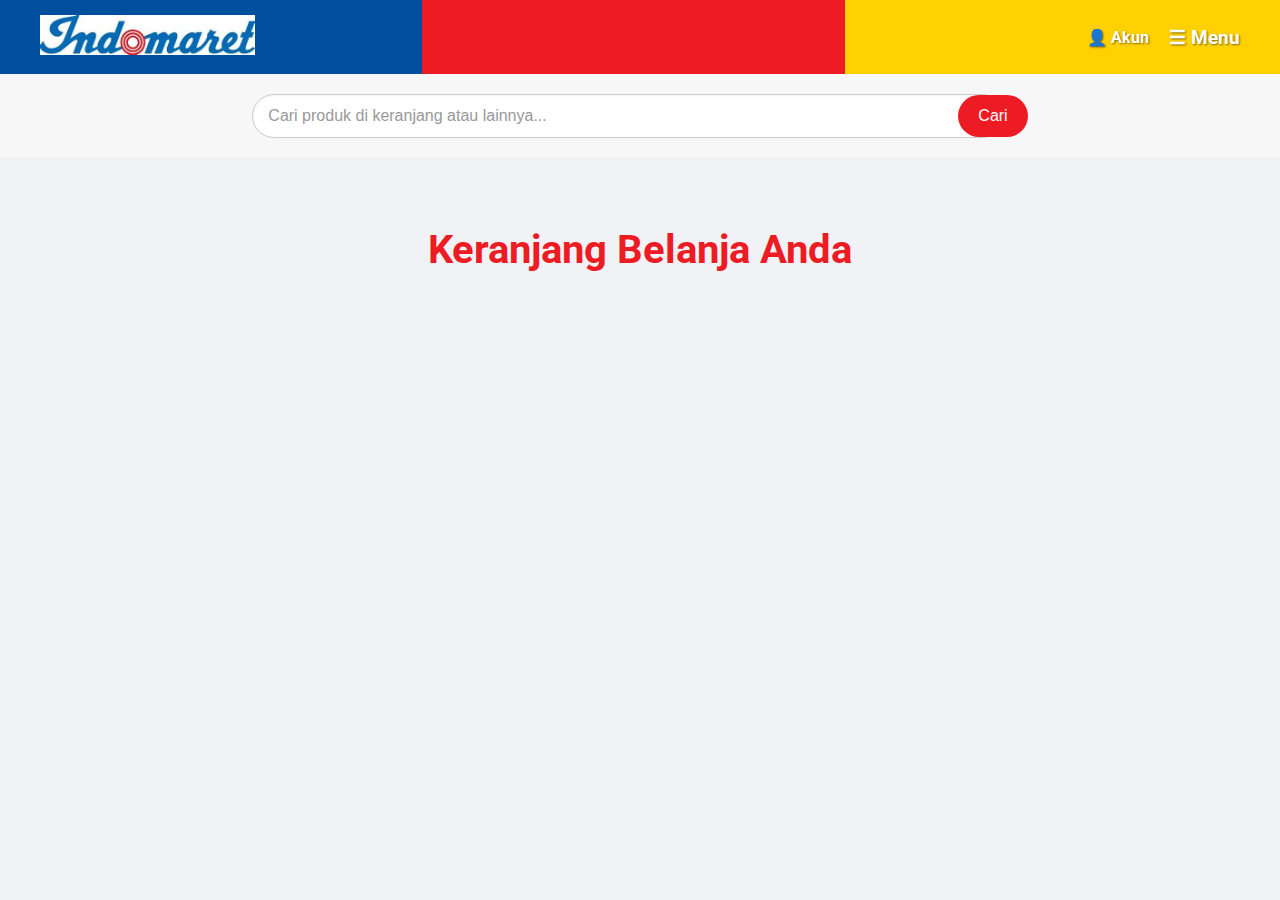
<file: keranjang_belanja.html>
<!DOCTYPE html>
<html lang="id">
<head>
    <meta charset="UTF-8">
    <meta name="viewport" content="width=device-width, initial-scale=1.0">
    <title>Keranjang Belanja - Indomaret Online</title>
    <link rel="preconnect" href="https://fonts.googleapis.com">
    <link rel="preconnect" href="https://fonts.gstatic.com" crossorigin>
    <link href="https://fonts.googleapis.com/css2?family=Roboto:wght@400;700&display=swap" rel="stylesheet">
    <link rel="stylesheet" href="index.css"> <link rel="stylesheet" href="keranjang_belanja.css"> </head>
<body>

    <div id="menuOverlay" class="overlay" onclick="closeMenu()"></div>

    <div id="sidebarMenu" class="sidebar">
        <a href="javascript:void(0)" class="closebtn" onclick="closeMenu()">&times;</a>
        <h2>Menu Indomaret</h2>
        <a href="index.html">🏠 Beranda</a>
        <a href="kode_penukaran.html">📦 Kode Penukaran</a>
        <a href="info_layanan.html">ℹ️ Info Layanan</a>
        <a href="bantuan.html">❓ Bantuan</a>
        <a href="keranjang_belanja.html">🛒 Keranjang Belanja</a> <a href="promosi.html">🎁 Promo & Diskon</a>
        <a href="#">⭐ Produk Favorit</a>
        <a href="#">📍 Lokasi Toko</a>

        <div class="sidebar-section-divider"></div>
        <h2 class="sidebar-section-title">Pengaturan</h2>
        <a href="#">⚙️ Edit Akun</a>
        <a href="#">🎨 Tema</a>
        <a href="#">🌐 Bahasa</a>
        <a href="login.html" onclick="logout()">➡️ Logout</a>
    </div>

    <header class="header">
        <div class="container header-content">
            <div class="logo">
                <img src="indmrt.jpg" alt="Logo Indomaret">
            </div>
            <nav class="nav-icons">
                <a href="login.html">
                    👤 Akun
                </a>
                <a href="#" class="menu-icon" onclick="openMenu()">
                    ☰ Menu
                </a>
            </nav>
        </div>
    </header>

    <section class="search-bar">
        <div class="container">
            <input type="text" placeholder="Cari produk di keranjang atau lainnya...">
            <button type="submit">Cari</button>
        </div>
    </section>

    <main class="main-content-keranjang">
        <div class="container">
            <h1>Keranjang Belanja Anda</h1>

            <div id="cartItemsContainer">
                <div class="empty-cart-message" id="emptyCartMessage">
                    <p>Keranjang belanja Anda kosong. Yuk, <a href="index.html">mulai belanja sekarang!</a></p>
                </div>
            </div>

            <div class="cart-summary" id="cartSummary" style="display: none;">
                <div class="summary-row">
                    <span>Subtotal:</span>
                    <span id="subtotalAmount">Rp 0</span>
                </div>
                <div class="summary-row">
                    <span>Diskon:</span>
                    <span id="discountAmount">Rp 0</span>
                </div>
                <div class="summary-row total-row">
                    <span>Total Pembayaran:</span>
                    <span id="totalAmount">Rp 0</span>
                </div>
                <button class="checkout-button" onclick="checkout()">Lanjutkan ke Pembayaran</button>
            </div>
        </div>
    </main>

    <script>
        function openMenu() {
            document.getElementById("sidebarMenu").style.width = "250px";
            document.getElementById("menuOverlay").style.display = "block";
            document.body.style.overflow = "hidden";
        }

        function closeMenu() {
            document.getElementById("sidebarMenu").style.width = "0";
            document.getElementById("menuOverlay").style.display = "none";
            document.body.style.overflow = "auto";
        }

        function logout() {
            localStorage.removeItem('loggedInUserName');
            window.location.href = 'login.html';
            alert('Anda telah berhasil logout.');
        }

        // --- JavaScript Khusus Keranjang Belanja ---
        let cart = []; // Array untuk menyimpan item di keranjang

        // Fungsi untuk memuat item dari localStorage saat halaman dimuat
        function loadCartFromLocalStorage() {
            const storedCart = localStorage.getItem('indomaretCart');
            if (storedCart) {
                cart = JSON.parse(storedCart);
            }
            renderCart();
        }

        // Fungsi untuk menyimpan item ke localStorage
        function saveCartToLocalStorage() {
            localStorage.setItem('indomaretCart', JSON.stringify(cart));
        }

        // Fungsi untuk menambahkan item ke keranjang (simulasi)
        // Di aplikasi nyata, ini akan dipanggil dari halaman produk
        function addItemToCart(id, name, price, imageUrl, quantity = 1) {
            const existingItem = cart.find(item => item.id === id);
            if (existingItem) {
                existingItem.quantity += quantity;
            } else {
                cart.push({ id, name, price, imageUrl, quantity });
            }
            saveCartToLocalStorage();
            renderCart();
            alert(`${name} ditambahkan ke keranjang!`); // Notifikasi sederhana
        }

        // Fungsi untuk menghapus item dari keranjang
        function removeItem(id) {
            cart = cart.filter(item => item.id !== id);
            saveCartToLocalStorage();
            renderCart();
        }

        // Fungsi untuk memperbarui jumlah item
        function updateQuantity(id, change) {
            const item = cart.find(item => item.id === id);
            if (item) {
                item.quantity += change;
                if (item.quantity <= 0) {
                    removeItem(id); // Hapus jika jumlah kurang dari atau sama dengan 0
                } else {
                    saveCartToLocalStorage();
                    renderCart();
                }
            }
        }

        // Fungsi untuk merender/menampilkan keranjang
        function renderCart() {
            const container = document.getElementById('cartItemsContainer');
            const emptyMessage = document.getElementById('emptyCartMessage');
            const summary = document.getElementById('cartSummary');
            let subtotal = 0;
            let total = 0;
            let discount = 0; // Anda bisa menambahkan logika diskon di sini

            container.innerHTML = ''; // Bersihkan konten sebelumnya

            if (cart.length === 0) {
                emptyMessage.style.display = 'block';
                summary.style.display = 'none';
            } else {
                emptyMessage.style.display = 'none';
                summary.style.display = 'block';

                cart.forEach(item => {
                    const itemTotal = item.price * item.quantity;
                    subtotal += itemTotal;

                    const cartItemDiv = document.createElement('div');
                    cartItemDiv.classList.add('cart-item');
                    cartItemDiv.innerHTML = `
                        <img src="${item.imageUrl}" alt="${item.name}">
                        <div class="item-details">
                            <h3>${item.name}</h3>
                            <p>Harga: Rp ${item.price.toLocaleString('id-ID')}</p>
                            <div class="quantity-control">
                                <button onclick="updateQuantity('${item.id}', -1)">-</button>
                                <span>${item.quantity}</span>
                                <button onclick="updateQuantity('${item.id}', 1)">+</button>
                            </div>
                            <button class="remove-item-button" onclick="removeItem('${item.id}')">Hapus</button>
                        </div>
                        <span class="item-total">Rp ${itemTotal.toLocaleString('id-ID')}</span>
                    `;
                    container.appendChild(cartItemDiv);
                });

                // Hitung total akhir
                total = subtotal - discount; // Jika ada diskon

                document.getElementById('subtotalAmount').textContent = `Rp ${subtotal.toLocaleString('id-ID')}`;
                document.getElementById('discountAmount').textContent = `Rp ${discount.toLocaleString('id-ID')}`;
                document.getElementById('totalAmount').textContent = `Rp ${total.toLocaleString('id-ID')}`;
            }
        }

        // Fungsi simulasi checkout
        function checkout() {
            if (cart.length === 0) {
                alert('Keranjang belanja Anda kosong. Tambahkan produk sebelum checkout!');
                return;
            }
            alert('Lanjutkan ke pembayaran! (Ini adalah simulasi checkout.)');
            // Di sini Anda akan mengarahkan pengguna ke halaman pembayaran yang sebenarnya
            // Atau memproses pesanan. Setelah itu, biasanya keranjang akan dikosongkan.
            // cart = [];
            // saveCartToLocalStorage();
            // renderCart();
            // window.location.href = 'halaman_pembayaran.html';
        }

        // Panggil saat halaman dimuat
        document.addEventListener('DOMContentLoaded', loadCartFromLocalStorage);

        // Contoh bagaimana Anda bisa menambahkan item ke keranjang dari konsol browser
        // atau dari halaman lain (misalnya halaman produk):
        // addItemToCart('prod001', 'Mie Instan Goreng', 3000, 'path/to/mie.jpg');
        // addItemToCart('prod002', 'Air Mineral 600ml', 5000, 'path/to/air.jpg', 2);
    </script>
</body>
</html>
</file>
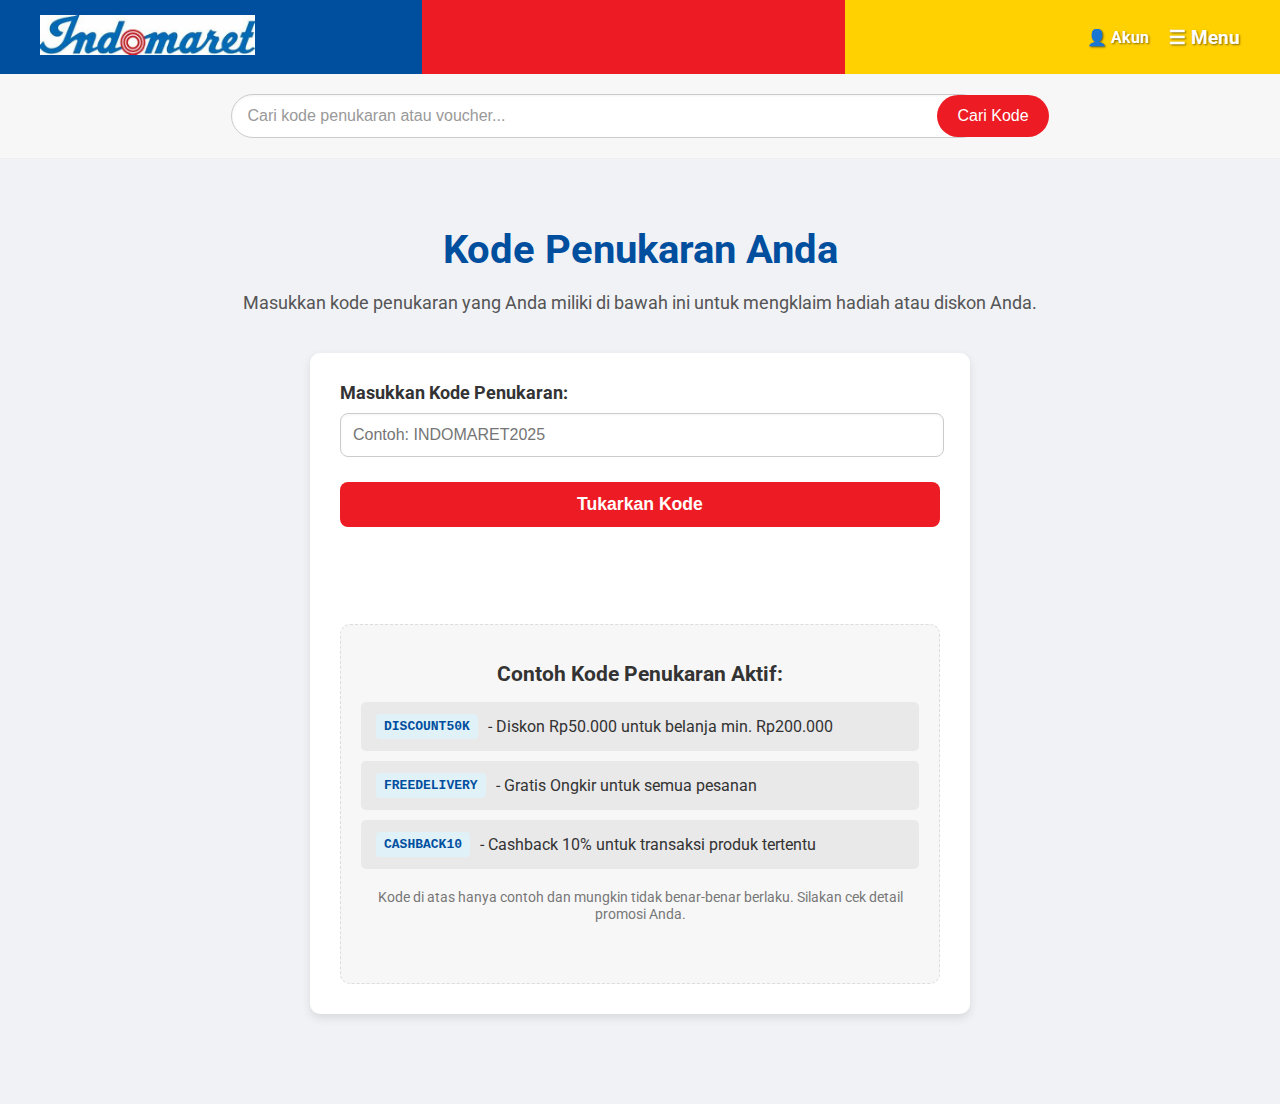
<file: kode_penukaran.html>
<!DOCTYPE html>
<html lang="id">
<head>
    <meta charset="UTF-8">
    <meta name="viewport" content="width=device-width, initial-scale=1.0">
    <title>Kode Penukaran - Indomaret Online</title>
    <link rel="preconnect" href="https://fonts.googleapis.com">
    <link rel="preconnect" href="https://fonts.gstatic.com" crossorigin>
    <link href="https://fonts.googleapis.com/css2?family=Roboto:wght@400;700&display=swap" rel="stylesheet">
    <link rel="stylesheet" href="index.css"> <link rel="stylesheet" href="kode_penukaran.css"> </head>
<body>

    <div id="menuOverlay" class="overlay" onclick="closeMenu()"></div>

    <div id="sidebarMenu" class="sidebar">
        <a href="javascript:void(0)" class="closebtn" onclick="closeMenu()">&times;</a>
        <h2>Menu Indomaret</h2>
        <a href="index.html">🏠 Beranda</a>
        <a href="kode_penukaran.html">📦 Kode Penukaran</a> <a href="#">ℹ️ Info Layanan</a>
        <a href="#">❓ Bantuan</a>
        <a href="#">🛒 Keranjang Belanja</a>
        <a href="promosi.html">🎁 Promo & Diskon</a>
        <a href="#">⭐ Produk Favorit</a>
        <a href="#">📍 Lokasi Toko</a>

        <div class="sidebar-section-divider"></div>
        <h2 class="sidebar-section-title">Pengaturan</h2>
        <a href="#">⚙️ Edit Akun</a>
        <a href="#">🎨 Tema</a>
        <a href="#">🌐 Bahasa</a>
        <a href="login.html" onclick="logout()">➡️ Logout</a>
    </div>

    <header class="header">
        <div class="container header-content">
            <div class="logo">
                <img src="indmrt.jpg" alt="Logo Indomaret">
            </div>
            <nav class="nav-icons">
                <a href="login.html">
                    👤 Akun
                </a>
                <a href="#" class="menu-icon" onclick="openMenu()">
                    ☰ Menu
                </a>
            </nav>
        </div>
    </header>

    <section class="search-bar">
        <div class="container">
            <input type="text" placeholder="Cari kode penukaran atau voucher...">
            <button type="submit">Cari Kode</button>
        </div>
    </section>

    <main class="main-content-kode-penukaran">
        <div class="container">
            <h1>Kode Penukaran Anda</h1>
            <p>Masukkan kode penukaran yang Anda miliki di bawah ini untuk mengklaim hadiah atau diskon Anda.</p>

            <div class="redemption-form-container">
                <form id="redemptionForm">
                    <div class="form-group">
                        <label for="redemptionCode">Masukkan Kode Penukaran:</label>
                        <input type="text" id="redemptionCode" placeholder="Contoh: INDOMARET2025" required>
                    </div>
                    <button type="submit" class="redeem-button">Tukarkan Kode</button>
                </form>
                <div id="redemptionMessage" class="message"></div>

                <div class="example-codes">
                    <h2>Contoh Kode Penukaran Aktif:</h2>
                    <ul>
                        <li><span class="code">DISCOUNT50K</span> - Diskon Rp50.000 untuk belanja min. Rp200.000</li>
                        <li><span class="code">FREEDELIVERY</span> - Gratis Ongkir untuk semua pesanan</li>
                        <li><span class="code">CASHBACK10</span> - Cashback 10% untuk transaksi produk tertentu</li>
                    </ul>
                    <p class="note">Kode di atas hanya contoh dan mungkin tidak benar-benar berlaku. Silakan cek detail promosi Anda.</p>
                </div>
            </div>
        </div>
    </main>

    <script>
        function openMenu() {
            document.getElementById("sidebarMenu").style.width = "250px";
            document.getElementById("menuOverlay").style.display = "block";
            document.body.style.overflow = "hidden";
        }

        function closeMenu() {
            document.getElementById("sidebarMenu").style.width = "0";
            document.getElementById("menuOverlay").style.display = "none";
            document.body.style.overflow = "auto";
        }

        function logout() {
            localStorage.removeItem('loggedInUserName');
            window.location.href = 'login.html';
            alert('Anda telah berhasil logout.');
        }

        // Script khusus untuk halaman kode penukaran
        document.getElementById('redemptionForm').addEventListener('submit', function(event) {
            event.preventDefault();
            const code = document.getElementById('redemptionCode').value.trim();
            const messageDiv = document.getElementById('redemptionMessage');

            if (code === '') {
                messageDiv.textContent = 'Mohon masukkan kode penukaran Anda.';
                messageDiv.style.color = 'orange';
                return;
            }

            // Simulasi proses penukaran kode (ini adalah contoh, bukan fungsionalitas nyata)
            if (code.toUpperCase() === 'CONTOHKODE123') {
                messageDiv.textContent = 'Kode berhasil ditukarkan! Anda mendapatkan voucher belanja Rp25.000.';
                messageDiv.style.color = 'green';
            } else if (code.toUpperCase() === 'EXPIREDCODE') {
                messageDiv.textContent = 'Maaf, kode penukaran ini sudah tidak berlaku.';
                messageDiv.style.color = 'red';
            } else {
                messageDiv.textContent = 'Kode penukaran tidak valid atau sudah digunakan.';
                messageDiv.style.color = 'red';
            }
        });
    </script>
</body>
</html>
</file>
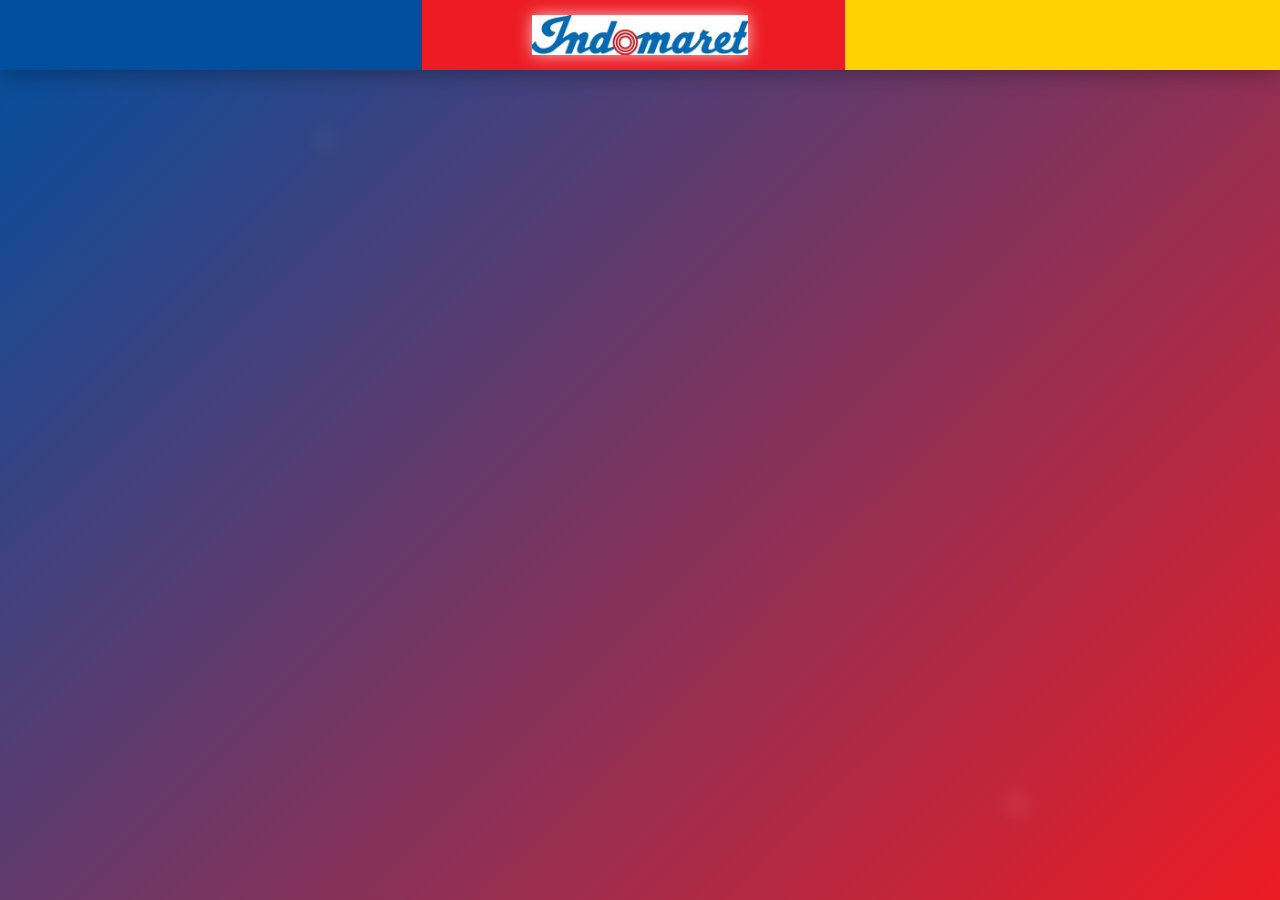
<file: login.html>
<!DOCTYPE html>
<html lang="id">
<head>
    <meta charset="UTF-8">
    <meta name="viewport" content="width=device-width, initial-scale=1.0">
    <title>Masuk - Indomaret Online</title>
    <link rel="preconnect" href="https://fonts.googleapis.com">
    <link rel="preconnect" href="https://fonts.gstatic.com" crossorigin>
    <link href="https://fonts.googleapis.com/css2?family=Roboto:wght@300;400;700&display=swap" rel="stylesheet">
    <link rel="stylesheet" href="login.css">
</head>
<body class="login-page">

    <header class="header login-header">
        <div class="container header-content">
            <div class="logo">
                <img src="indmrt.jpg" alt="Logo Indomaret">
            </div>
        </div>
    </header>

    <main class="login-split-content">
        <div class="login-form-area">
            <div class="login-container">
                <h2>Masuk ke Akun Anda</h2>
                <form class="login-form" id="loginForm">
                    <div class="input-group float-label">
                        <input type="text" id="emailOrPhone" name="emailOrPhone" required>
                        <label for="emailOrPhone">Email atau Nomor HP</label>
                    </div>
                    <div class="input-group float-label">
                        <input type="password" id="password" name="password" required>
                        <label for="password">Kata Sandi</label>
                    </div>
                    <button type="submit">Masuk</button>
                </form>
                <div class="signup-link">
                    Belum punya akun? <a href="register.html">Daftar Sekarang</a>
                </div>
            </div>
        </div>
        <div class="login-image-area">
            <div class="image-overlay">
                <h3>Belanja Praktis, Hidup Hemat!</h3>
                <p>Nikmati kemudahan berbelanja online di Indomaret.</p>
            </div>
        </div>
    </main>

    <script>
        const loginContainer = document.querySelector('.login-container');
        if (loginContainer) {
            loginContainer.addEventListener('mousemove', (e) => {
                const rect = loginContainer.getBoundingClientRect();
                const x = e.clientX - rect.left;
                const y = e.clientY - rect.top;

                const centerX = rect.width / 2;
                const centerY = rect.height / 2;

                const rotateX = ((y - centerY) / centerY) * 3;
                const rotateY = ((x - centerX) / centerX) * -3;

                loginContainer.style.transform = `
                    perspective(1000px)
                    rotateX(${rotateX}deg)
                    rotateY(${rotateY}deg)
                    scale(1)
                `;
            });

            loginContainer.addEventListener('mouseleave', () => {
                loginContainer.style.transform = `perspective(1000px) rotateX(0deg) rotateY(0deg) scale(1)`;
            });
        }

        const loginForm = document.getElementById('loginForm');

        if (loginForm) {
            loginForm.addEventListener('submit', function(event) {
                event.preventDefault();

                const emailOrPhone = document.getElementById('emailOrPhone').value;
                const password = document.getElementById('password').value;

                if (!emailOrPhone || !password) {
                    alert('Mohon masukkan Email/Nomor HP dan Kata Sandi Anda!');
                    return;
                }

                // --- LOGIKA VALIDASI LOGIN DENGAN DATA REGISTRASI (SIMULASI) ---
                const users = JSON.parse(localStorage.getItem('indomaretUsers')) || []; // Ambil data pengguna terdaftar
                const foundUser = users.find(user =>
                    user.emailOrPhone === emailOrPhone && user.password === password
                );

                if (foundUser) {
                    // Login berhasil: Set status login dan nama pengguna di localStorage
                    localStorage.setItem('isLoggedIn', 'true');
                    localStorage.setItem('loggedInUserName', foundUser.emailOrPhone); // Simpan nama pengguna yang login

                    // Arahkan ke welcome.html
                    window.location.href = 'welcome.html';
                } else {
                    // Login gagal
                    alert('Email/Nomor HP atau Kata Sandi salah, atau akun belum terdaftar.');
                }
            });
        }
    </script>

</body>
</html>
</file>
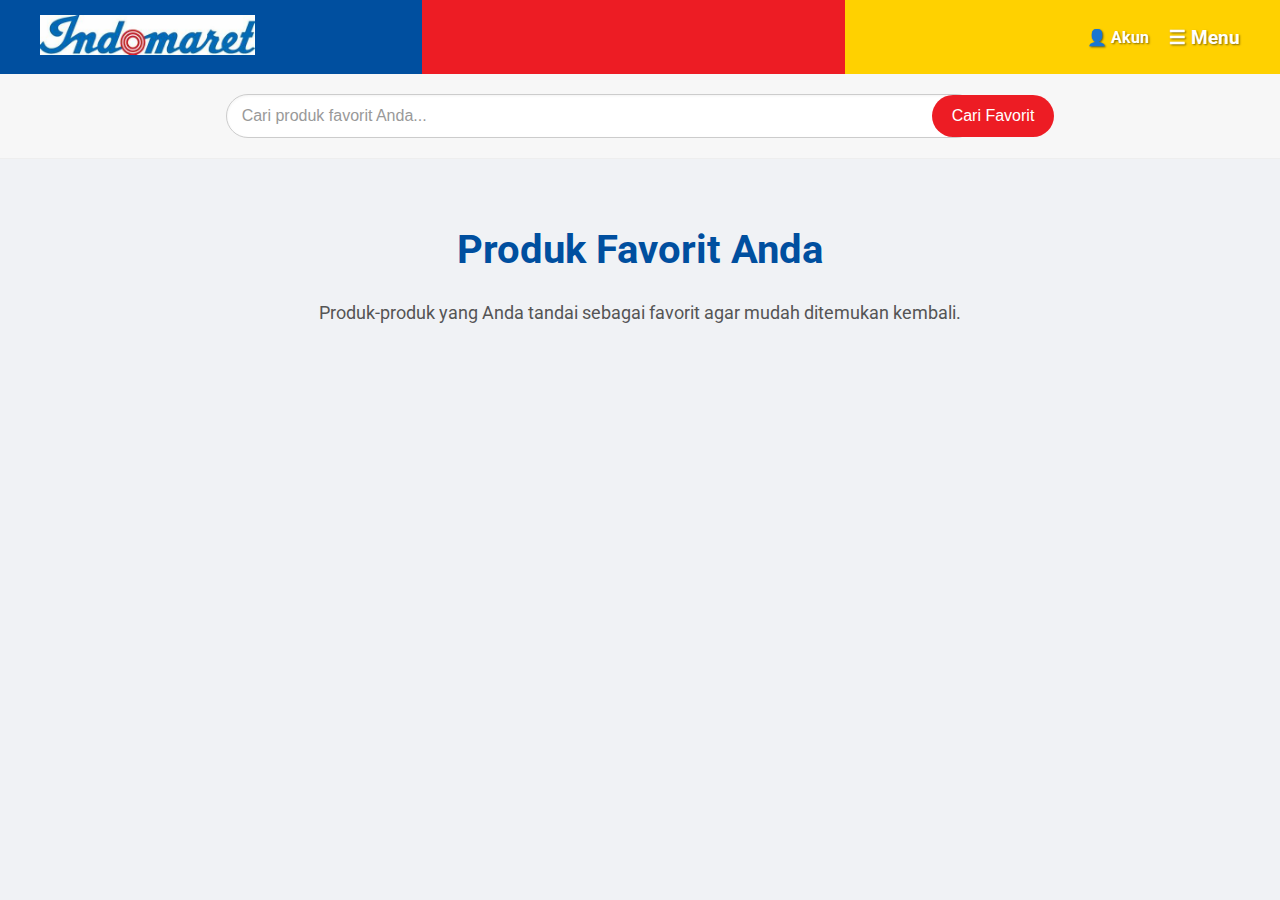
<file: produk_favorit.html>
<!DOCTYPE html>
<html lang="id">
<head>
    <meta charset="UTF-8">
    <meta name="viewport" content="width=device-width, initial-scale=1.0">
    <title>Produk Favorit - Indomaret Online</title>
    <link rel="preconnect" href="https://fonts.googleapis.com">
    <link rel="preconnect" href="https://fonts.gstatic.com" crossorigin>
    <link href="https://fonts.googleapis.com/css2?family=Roboto:wght@400;700&display=swap" rel="stylesheet">
    <link rel="stylesheet" href="index.css"> <link rel="stylesheet" href="produk_favorit.css"> </head>
<body>

    <div id="menuOverlay" class="overlay" onclick="closeMenu()"></div>

    <div id="sidebarMenu" class="sidebar">
        <a href="javascript:void(0)" class="closebtn" onclick="closeMenu()">&times;</a>
        <h2>Menu Indomaret</h2>
        <a href="index.html">🏠 Beranda</a>
        <a href="kode_penukaran.html">📦 Kode Penukaran</a>
        <a href="info_layanan.html">ℹ️ Info Layanan</a>
        <a href="bantuan.html">❓ Bantuan</a>
        <a href="keranjang_belanja.html">🛒 Keranjang Belanja</a>
        <a href="promosi.html">🎁 Promo & Diskon</a>
        <a href="produk_favorit.html">⭐ Produk Favorit</a> <a href="#">📍 Lokasi Toko</a>

        <div class="sidebar-section-divider"></div>
        <h2 class="sidebar-section-title">Pengaturan</h2>
        <a href="#">⚙️ Edit Akun</a>
        <a href="#">🎨 Tema</a>
        <a href="#">🌐 Bahasa</a>
        <a href="login.html" onclick="logout()">➡️ Logout</a>
    </div>

    <header class="header">
        <div class="container header-content">
            <div class="logo">
                <img src="indmrt.jpg" alt="Logo Indomaret">
            </div>
            <nav class="nav-icons">
                <a href="login.html">
                    👤 Akun
                </a>
                <a href="#" class="menu-icon" onclick="openMenu()">
                    ☰ Menu
                </a>
            </nav>
        </div>
    </header>

    <section class="search-bar">
        <div class="container">
            <input type="text" placeholder="Cari produk favorit Anda...">
            <button type="submit">Cari Favorit</button>
        </div>
    </section>

    <main class="main-content-favorit">
        <div class="container">
            <h1>Produk Favorit Anda</h1>
            <p>Produk-produk yang Anda tandai sebagai favorit agar mudah ditemukan kembali.</p>

            <div id="favoriteItemsContainer">
                <div class="empty-favorites-message" id="emptyFavoritesMessage">
                    <p>Anda belum memiliki produk favorit. Jelajahi produk kami dan <a href="index.html">tambahkan favorit Anda!</a></p>
                </div>
            </div>
        </div>
    </main>

    <script>
        function openMenu() {
            document.getElementById("sidebarMenu").style.width = "250px";
            document.getElementById("menuOverlay").style.display = "block";
            document.body.style.overflow = "hidden";
        }

        function closeMenu() {
            document.getElementById("sidebarMenu").style.width = "0";
            document.getElementById("menuOverlay").style.display = "none";
            document.body.style.overflow = "auto";
        }

        function logout() {
            localStorage.removeItem('loggedInUserName');
            window.location.href = 'login.html';
            alert('Anda telah berhasil logout.');
        }

        // --- JavaScript Khusus Produk Favorit ---
        let favorites = []; // Array untuk menyimpan ID produk favorit

        // Fungsi untuk memuat item favorit dari localStorage saat halaman dimuat
        function loadFavoritesFromLocalStorage() {
            const storedFavorites = localStorage.getItem('indomaretFavorites');
            if (storedFavorites) {
                favorites = JSON.parse(storedFavorites);
            }
            renderFavorites();
        }

        // Fungsi untuk menyimpan item ke localStorage
        function saveFavoritesToLocalStorage() {
            localStorage.setItem('indomaretFavorites', JSON.stringify(favorites));
        }

        // Fungsi untuk menambahkan/menghapus produk dari favorit (simulasi)
        // Di aplikasi nyata, ini akan dipanggil dari halaman produk atau ikon hati
        function toggleFavorite(productId, productName, productPrice, productImageUrl) {
            const index = favorites.findIndex(item => item.id === productId);
            if (index > -1) {
                // Item sudah ada, hapus dari favorit
                favorites.splice(index, 1);
                alert(`${productName} dihapus dari favorit.`);
            } else {
                // Item belum ada, tambahkan ke favorit
                favorites.push({ id: productId, name: productName, price: productPrice, imageUrl: productImageUrl });
                alert(`${productName} ditambahkan ke favorit!`);
            }
            saveFavoritesToLocalStorage();
            renderFavorites();
        }

        // Fungsi untuk merender/menampilkan produk favorit
        function renderFavorites() {
            const container = document.getElementById('favoriteItemsContainer');
            const emptyMessage = document.getElementById('emptyFavoritesMessage');

            container.innerHTML = ''; // Bersihkan konten sebelumnya

            if (favorites.length === 0) {
                emptyMessage.style.display = 'block';
            } else {
                emptyMessage.style.display = 'none';

                favorites.forEach(item => {
                    const favoriteItemDiv = document.createElement('div');
                    favoriteItemDiv.classList.add('favorite-item');
                    favoriteItemDiv.innerHTML = `
                        <img src="${item.imageUrl}" alt="${item.name}">
                        <div class="item-details">
                            <h3>${item.name}</h3>
                            <p>Harga: Rp ${item.price.toLocaleString('id-ID')}</p>
                            <button class="add-to-cart-button" onclick="alert('Simulasi: Tambahkan ${item.name} ke keranjang')">Tambah ke Keranjang</button>
                        </div>
                        <button class="remove-favorite-button" onclick="toggleFavorite('${item.id}', '${item.name}', ${item.price}, '${item.imageUrl}')">Hapus Favorit</button>
                    `;
                    container.appendChild(favoriteItemDiv);
                });
            }
        }

        // Panggil saat halaman dimuat
        document.addEventListener('DOMContentLoaded', loadFavoritesFromLocalStorage);

        // Contoh bagaimana Anda bisa menambahkan/menghapus favorit dari konsol browser
        // atau dari halaman produk:
        // toggleFavorite('prod003', 'Kopi Sachet', 1500, 'path/to/kopi.jpg');
        // toggleFavorite('prod004', 'Roti Tawar', 12000, 'path/to/roti.jpg');
    </script>
</body>
</html>
</file>
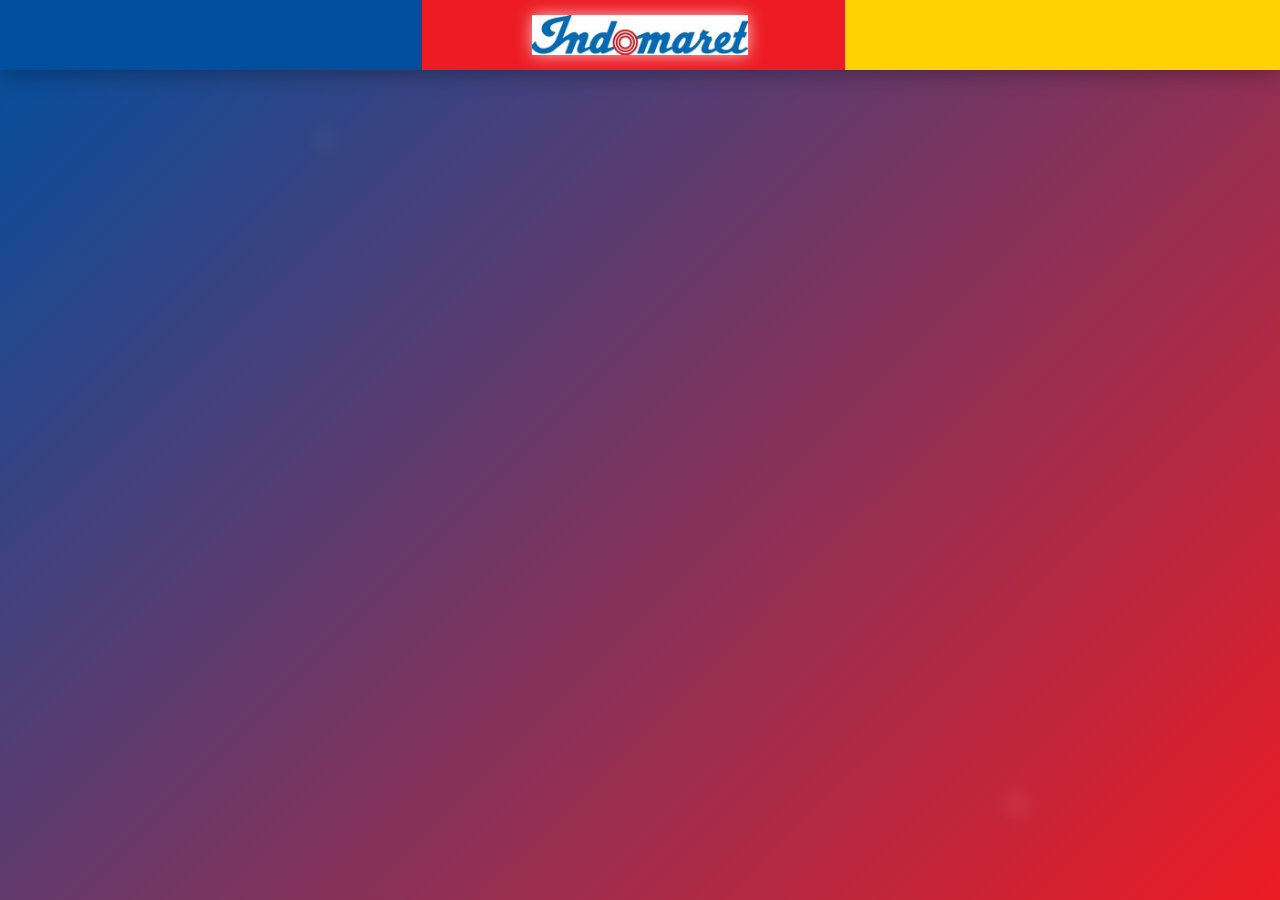
<file: register.html>
<!DOCTYPE html>
<html lang="id">
<head>
    <meta charset="UTF-8">
    <meta name="viewport" content="width=device-width, initial-scale=1.0">
    <title>Daftar Akun Baru - Indomaret Online</title>
    <link rel="preconnect" href="https://fonts.googleapis.com">
    <link rel="preconnect" href="https://fonts.gstatic.com" crossorigin>
    <link href="https://fonts.googleapis.com/css2?family=Roboto:wght@300;400;700&display=swap" rel="stylesheet">
    <link rel="stylesheet" href="login.css"> </head>
<body class="login-page">

    <header class="header login-header">
        <div class="container header-content">
            <div class="logo">
                <img src="indmrt.jpg" alt="Logo Indomaret">
            </div>
        </div>
    </header>

    <main class="login-split-content">
        <div class="login-form-area">
            <div class="login-container">
                <h2>Daftar Akun Baru</h2>
                <form class="login-form" id="registerForm">
                    <div class="input-group float-label">
                        <input type="text" id="regEmailOrPhone" name="regEmailOrPhone" required>
                        <label for="regEmailOrPhone">Email atau Nomor HP</label>
                    </div>
                    <div class="input-group float-label">
                        <input type="password" id="regPassword" name="regPassword" required>
                        <label for="regPassword">Buat Kata Sandi</label>
                    </div>
                    <div class="input-group float-label">
                        <input type="password" id="confirmPassword" name="confirmPassword" required>
                        <label for="confirmPassword">Konfirmasi Kata Sandi</label>
                    </div>
                    <button type="submit">Daftar</button>
                </form>
                <div class="signup-link">
                    Sudah punya akun? <a href="login.html">Masuk Sekarang</a>
                </div>
            </div>
        </div>
        <div class="login-image-area">
            <div class="image-overlay">
                <h3>Gabung Sekarang, Nikmati Promo Spesial!</h3>
                <p>Dapatkan berbagai keuntungan sebagai member Indomaret Online.</p>
            </div>
        </div>
    </main>

    <script>
        const registerForm = document.getElementById('registerForm');

        if (registerForm) {
            registerForm.addEventListener('submit', function(event) {
                event.preventDefault();

                const regEmailOrPhone = document.getElementById('regEmailOrPhone').value;
                const regPassword = document.getElementById('regPassword').value;
                const confirmPassword = document.getElementById('confirmPassword').value;

                if (!regEmailOrPhone || !regPassword || !confirmPassword) {
                    alert('Semua kolom harus diisi!');
                    return;
                }

                if (regPassword !== confirmPassword) {
                    alert('Konfirmasi kata sandi tidak cocok!');
                    return;
                }

                // Ambil data pengguna yang sudah ada dari localStorage
                let users = JSON.parse(localStorage.getItem('indomaretUsers')) || [];

                // Cek apakah email/nomor HP sudah terdaftar
                const userExists = users.some(user => user.emailOrPhone === regEmailOrPhone);
                if (userExists) {
                    alert('Email atau Nomor HP ini sudah terdaftar. Silakan gunakan yang lain atau masuk.');
                    return;
                }

                // Tambahkan pengguna baru
                users.push({
                    emailOrPhone: regEmailOrPhone,
                    password: regPassword // Dalam aplikasi nyata, password harus di-hash!
                });

                // Simpan kembali ke localStorage
                localStorage.setItem('indomaretUsers', JSON.stringify(users));

                alert('Registrasi Berhasil! Silakan masuk dengan akun Anda.');
                window.location.href = 'login.html'; // Arahkan ke halaman login
            });
        }
    </script>

</body>
</html>
</file>
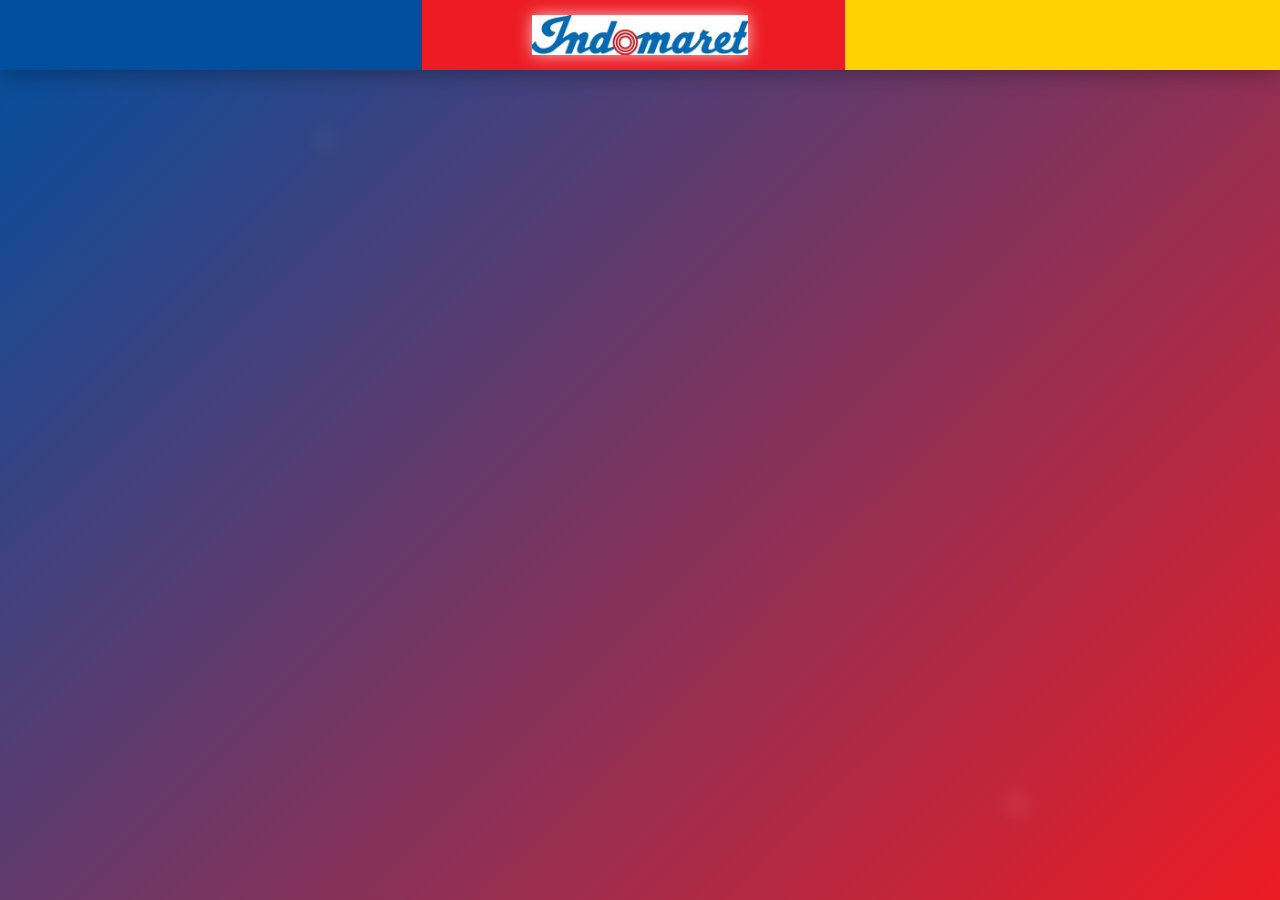
<file: tema.html>
<!DOCTYPE html>
<html lang="id">
<head>
    <meta charset="UTF-8">
    <meta name="viewport" content="width=device-width, initial-scale=1.0">
    <title>Pengaturan Tema - Indomaret Online</title>
    <link rel="preconnect" href="https://fonts.googleapis.com">
    <link rel="preconnect" href="https://fonts.gstatic.com" crossorigin>
    <link href="https://fonts.googleapis.com/css2?family=Roboto:wght@400;700&display=swap" rel="stylesheet">
    <link rel="stylesheet" href="index.css">
    <style>
        .main-content {
            padding: 40px 0;
            text-align: center;
        }
        .main-content h1 {
            color: #004F9F;
            margin-bottom: 20px;
            font-size: 2.5em;
        }
        .main-content p {
            font-size: 1.1em;
            color: #555;
            margin-bottom: 30px;
        }
        .theme-options-container {
            background-color: #fff;
            padding: 30px;
            border-radius: 10px;
            box-shadow: 0 4px 10px rgba(0,0,0,0.1);
            max-width: 600px;
            margin: 0 auto;
            text-align: left;
        }
        .theme-option {
            display: flex;
            align-items: center;
            margin-bottom: 20px;
            padding: 15px;
            border: 1px solid #eee;
            border-radius: 8px;
            cursor: pointer;
            transition: background-color 0.3s ease, border-color 0.3s ease;
        }
        .theme-option:hover {
            background-color: #f9f9f9;
            border-color: #ccc;
        }
        .theme-option input[type="radio"] {
            margin-right: 15px;
            transform: scale(1.5); /* Perbesar radio button */
        }
        .theme-option label {
            font-size: 1.2em;
            font-weight: bold;
            color: #333;
            flex-grow: 1;
        }
        .theme-preview {
            width: 80px;
            height: 40px;
            border-radius: 5px;
            border: 1px solid #ddd;
        }
        .theme-preview.light-theme {
            background: linear-gradient(to right, #ffffff, #f0f2f5);
        }
        .theme-preview.dark-theme {
            background: linear-gradient(to right, #333, #111);
        }
        .theme-preview.colorful-theme {
            background: linear-gradient(to right, #004F9F, #ED1C24, #FFD100);
        }
        .save-theme-button {
            background-color: #004F9F;
            color: #fff;
            padding: 12px 25px;
            border: none;
            border-radius: 5px;
            font-size: 1.1em;
            cursor: pointer;
            width: 100%;
            margin-top: 20px;
            transition: background-color 0.3s ease;
        }
        .save-theme-button:hover {
            background-color: #003e80;
        }
    </style>
    <script>
        (function() {
            const isLoggedIn = localStorage.getItem('isLoggedIn');
            if (isLoggedIn !== 'true') {
                alert('Anda harus login untuk mengakses halaman ini.');
                window.location.href = 'login.html';
            }
        })();
    </script>
</head>
<body>

    <div id="menuOverlay" class="overlay" onclick="closeMenu()"></div>

    <div id="sidebarMenu" class="sidebar">
        <a href="javascript:void(0)" class="closebtn" onclick="closeMenu()">&times;</a>
        <h2>Menu Indomaret</h2>
        <a href="index.html">🏠 Beranda</a>
        <a href="kode_penukaran.html">📦 Kode Penukaran</a>
        <a href="info_layanan.html">ℹ️ Info Layanan</a>
        <a href="bantuan.html">❓ Bantuan</a>
        <a href="keranjang_belanja.html">🛒 Keranjang Belanja</a>
        <a href="promosi.html">🎁 Promo & Diskon</a>
        <a href="produk_favorit.html">⭐ Produk Favorit</a>
        <a href="lokasi_toko.html">📍 Lokasi Toko</a>

        <div class="sidebar-section-divider"></div>
        <h2 class="sidebar-section-title">Pengaturan</h2>
        <a href="edit_akun.html">⚙️ Edit Akun</a>
        <a href="tema.html">🎨 Tema</a>
        <a href="bahasa.html">🌐 Bahasa</a>
        <a href="login.html" onclick="logout()">➡️ Logout</a>
    </div>

    <header class="header">
        <div class="container header-content">
            <div class="logo">
                <img src="indmrt.jpg" alt="Logo Indomaret">
            </div>
            <nav class="nav-icons">
                <a href="login.html">
                    👤 Akun
                </a>
                <a href="#" class="menu-icon" onclick="openMenu()">
                    ☰ Menu
                </a>
            </nav>
        </div>
    </header>

    <section class="search-bar">
        <div class="container">
            <input type="text" placeholder="Cari pengaturan tema...">
            <button type="submit">Cari</button>
        </div>
    </section>

    <main class="main-content">
        <div class="container">
            <h1>Pilih Tema Aplikasi</h1>
            <p>Sesuaikan tampilan aplikasi Indomaret Online sesuai preferensi Anda.</p>
            
            <div class="theme-options-container">
                <div class="theme-option" onclick="document.getElementById('lightTheme').checked = true;">
                    <input type="radio" id="lightTheme" name="appTheme" value="light" checked>
                    <label for="lightTheme">Tema Terang</label>
                    <div class="theme-preview light-theme"></div>
                </div>
                
                <div class="theme-option" onclick="document.getElementById('darkTheme').checked = true;">
                    <input type="radio" id="darkTheme" name="appTheme" value="dark">
                    <label for="darkTheme">Tema Gelap</label>
                    <div class="theme-preview dark-theme"></div>
                </div>

                <div class="theme-option" onclick="document.getElementById('colorfulTheme').checked = true;">
                    <input type="radio" id="colorfulTheme" name="appTheme" value="colorful">
                    <label for="colorfulTheme">Tema Warna-warni</label>
                    <div class="theme-preview colorful-theme"></div>
                </div>

                <button class="save-theme-button" onclick="saveThemeSettings()">Simpan Tema</button>
            </div>
        </div>
    </main>

    <script>
        function openMenu() {
            document.getElementById("sidebarMenu").style.width = "250px";
            document.getElementById("menuOverlay").style.display = "block";
            document.body.style.overflow = "hidden";
        }

        function closeMenu() {
            document.getElementById("sidebarMenu").style.width = "0";
            document.getElementById("menuOverlay").style.display = "none";
            document.body.style.overflow = "auto";
        }

        function logout() {
            localStorage.removeItem('isLoggedIn');
            localStorage.removeItem('loggedInUserName');
            alert('Anda telah berhasil logout.');
            window.location.href = 'login.html';
        }

        // Fungsi untuk menyimpan pengaturan tema (simulasi)
        function saveThemeSettings() {
            const selectedTheme = document.querySelector('input[name="appTheme"]:checked').value;
            localStorage.setItem('selectedTheme', selectedTheme);
            alert(`Tema "${selectedTheme}" telah disimpan.`);
            // Dalam aplikasi nyata, Anda akan menerapkan tema secara dinamis di sini atau saat halaman dimuat
            // Misalnya: document.body.className = selectedTheme + '-theme';
        }

        // Memuat tema yang tersimpan saat halaman dimuat
        document.addEventListener('DOMContentLoaded', function() {
            const savedTheme = localStorage.getItem('selectedTheme');
            if (savedTheme) {
                document.getElementById(`${savedTheme}Theme`).checked = true;
            }
        });
    </script>
</body>
</html>
</file>
<file: index.css>
/* CSS Umum */
body {
    font-family: 'Roboto', sans-serif;
    margin: 0;
    background-color: #f0f2f5;
    color: #333;
}

.container {
    max-width: 1200px;
    margin: 0 auto;
    padding: 0 20px;
}

/* Header - Diperbarui dengan kombinasi warna BIRU, MERAH, dan KUNING */
.header {
    background: linear-gradient(to right, #004F9F 0%, #004F9F 33%, #ED1C24 33%, #ED1C24 66%, #FFD100 66%, #FFD100 100%);
    padding: 15px 0;
    box-shadow: 0 2px 4px rgba(0,0,0,0.1);
}

.header-content {
    display: flex;
    justify-content: space-between;
    align-items: center;
}

.logo img {
    height: 40px;
}

.nav-icons {
    display: flex;
    gap: 20px;
}

.nav-icons a {
    text-decoration: none;
    color: #ffffff;
    font-weight: bold;
    display: flex;
    align-items: center;
    gap: 5px;
    text-shadow: 1px 1px 2px rgba(0,0,0,0.5);
    transition: color 0.3s ease;
}

.nav-icons a:hover {
    color: #ED1C24;
}

/* Gaya Tombol Menu Hamburger */
.menu-icon {
    font-size: 1.2em; /* Ukuran icon */
    cursor: pointer;
}

/* Search Bar */
.search-bar {
    background-color: #f7f7f7;
    padding: 20px 0;
    border-bottom: 1px solid #eee;
    text-align: center;
}

.search-bar input {
    width: 60%;
    padding: 12px 15px;
    border: 1px solid #ccc;
    border-radius: 25px;
    font-size: 16px;
    outline: none;
    box-shadow: inset 0 1px 3px rgba(0,0,0,0.05);
}

.search-bar input::placeholder {
    color: #999;
}

.search-bar button {
    background-color: #ED1C24;
    color: #fff;
    padding: 12px 20px;
    border: none;
    border-radius: 25px;
    font-size: 16px;
    cursor: pointer;
    margin-left: -50px;
    transition: background-color 0.3s ease;
}

.search-bar button:hover {
    background-color: #C00F17;
}

/* Main Content - Contoh Saja */
.main-content {
    padding: 40px 0;
    text-align: center;
}

.main-content h1 {
    color: #ED1C24;
    margin-bottom: 20px;
}

.main-content p {
    font-size: 18px;
    line-height: 1.6;
}

/* Gaya Pop-up Menu (Sidebar) */
.sidebar {
    height: 100%; /* Full-height */
    width: 0; /* 0 width - sembunyikan secara default */
    position: fixed; /* Tetap di layar */
    z-index: 1000; /* Tetap di atas konten lain */
    top: 0;
    left: 0;
    background-color: #111; /* Latar belakang menu gelap */
    overflow-x: hidden; /* Nonaktifkan scroll horizontal */
    transition: 0.5s; /* Efek transisi saat membuka/menutup */
    padding-top: 60px; /* Jarak dari atas */
    box-shadow: 2px 0 5px rgba(0,0,0,0.5);
}

.sidebar h2 {
    padding: 8px 8px 8px 32px;
    text-decoration: none;
    font-size: 25px;
    color: #f1f1f1;
    display: block;
    transition: 0.3s;
    margin-bottom: 20px;
    border-bottom: 1px solid rgba(255,255,255,0.1);
    padding-bottom: 15px;
}

.sidebar a {
    padding: 8px 8px 8px 32px;
    text-decoration: none;
    font-size: 20px;
    color: #818181; /* Warna teks item menu */
    display: block;
    transition: 0.3s;
}

.sidebar a:hover {
    color: #f1f1f1; /* Warna teks saat hover */
    background-color: #333; /* Latar belakang item saat hover */
}

.sidebar .closebtn {
    position: absolute;
    top: 0;
    right: 25px;
    font-size: 36px;
    margin-left: 50px;
    color: #fff; /* Warna tombol close */
}

.sidebar .closebtn:hover {
    color: #ED1C24; /* Merah Indomaret untuk close button hover */
}

/* Gaya Overlay (lapisan gelap) */
.overlay {
    display: none; /* Sembunyikan secara default */
    position: fixed; /* Tetap di layar */
    top: 0;
    left: 0;
    width: 100%;
    height: 100%;
    background-color: rgba(0,0,0,0.7); /* Warna gelap transparan */
    z-index: 999; /* Di bawah sidebar tapi di atas konten lain */
    transition: opacity 0.5s;
}

/* CSS for products grid */
.products-grid {
    display: grid;
    grid-template-columns: repeat(auto-fit, minmax(180px, 1fr));
    gap: 20px;
    padding: 20px;
    max-width: 1200px;
    margin: 20px auto;
    background-color: #fff;
    border-radius: 8px;
    box-shadow: 0 4px 8px rgba(0,0,0,0.1);
}

.product-card {
    background-color: #fff;
    border: 1px solid #ddd;
    border-radius: 8px;
    padding: 15px;
    text-align: center;
    box-shadow: 0 2px 4px rgba(0,0,0,0.05);
    transition: transform 0.2s ease-in-out;
    cursor: pointer;
    position: relative; /* Penting untuk ikon favorit */
    display: flex;
    flex-direction: column;
    justify-content: space-between;
}

.product-card:hover {
    transform: translateY(-5px);
}

.product-card img {
    max-width: 100%;
    height: 120px; /* Fixed height for images */
    object-fit: contain; /* Ensures the image fits without cropping */
    border-radius: 4px;
    margin-bottom: 10px;
}

.product-card .card-info {
    flex-grow: 1; /* Memastikan info mengisi ruang */
    display: flex;
    flex-direction: column;
    justify-content: space-between;
}

.product-card h3 {
    font-size: 1.1em;
    color: #333;
    margin-bottom: 5px;
    height: 3em; /* Limit title height */
    overflow: hidden;
    text-overflow: ellipsis;
}

.product-card p {
    font-size: 0.9em;
    color: #777;
    margin-bottom: 10px;
}

/* Product Modal */
.product-modal-overlay {
    display: none; /* Hidden by default */
    position: fixed;
    top: 0;
    left: 0;
    width: 100%;
    height: 100%;
    background-color: rgba(0, 0, 0, 0.7);
    z-index: 1001;
    justify-content: center;
    align-items: center;
    overflow-y: auto; /* Agar bisa di-scroll jika konten banyak */
    padding: 20px 0; /* Padding vertikal untuk kenyamanan scroll */
}

.product-modal-content {
    background-color: #fff;
    padding: 30px;
    border-radius: 10px;
    box-shadow: 0 5px 15px rgba(0, 0, 0, 0.3);
    text-align: center;
    max-width: 700px; /* Lebar modal lebih besar */
    width: 90%;
    position: relative;
    animation: fadeInScale 0.3s ease-out forwards;
    max-height: 90vh; /* Maks tinggi modal */
    overflow-y: auto; /* Agar konten modal bisa di-scroll */
}

@keyframes fadeInScale {
    from {
        opacity: 0;
        transform: scale(0.9);
    }
    to {
        opacity: 1;
        transform: scale(1);
    }
}

.product-modal-content .close-button {
    position: absolute;
    top: 15px;
    right: 15px;
    font-size: 24px;
    cursor: pointer;
    color: #333;
}

.modal-header-content {
    display: flex;
    flex-direction: column; /* Ubah ke kolom untuk tata letak di layar kecil */
    align-items: center;
    margin-bottom: 20px;
}

.modal-header-content img {
    max-width: 180px; /* Ukuran gambar produk di modal */
    height: auto;
    object-fit: contain;
    margin-bottom: 20px;
    border: 1px solid #eee;
    padding: 5px;
    border-radius: 5px;
}

.modal-product-info {
    text-align: center; /* Rata tengah untuk info produk */
}

.product-modal-content h2 {
    font-size: 2em;
    color: #004F9F;
    margin-bottom: 10px;
}

.product-modal-content p {
    font-size: 1.1em;
    color: #555;
    line-height: 1.6;
    text-align: justify; /* Justify text for description */
    margin-bottom: 20px;
}

/* Adjust main-content for product grid */
.main-content h1 {
    color: #004F9F; /* Changed to blue for product section heading */
    margin-bottom: 20px;
    text-align: center;
    padding-top: 20px;
}

/* Rating Stars */
.product-rating .fas.fa-star.filled,
.comment-rating .fas.fa-star.filled,
.product-rating .fas.fa-star-half-alt.filled {
    color: gold; /* Warna bintang terisi */
}

.product-rating .far.fa-star,
.comment-rating .far.fa-star {
    color: #ccc; /* Warna bintang kosong */
}

.product-rating {
    margin-bottom: 10px;
    font-size: 1.2em;
}

/* Favorite Icon on Product Card */
.favorite-icon-card {
    position: absolute;
    top: 10px;
    right: 10px;
    font-size: 1.5em;
    color: #ccc; /* Default color */
    cursor: pointer;
    transition: color 0.2s ease-in-out, transform 0.2s ease-in-out;
}

.favorite-icon-card:hover {
    color: #FFD100; /* Kuning terang saat hover */
    transform: scale(1.1);
}

.favorite-icon-card.fas {
    color: #FFD100; /* Kuning jika sudah favorit */
}

/* Favorite Icon in Modal */
.favorite-icon-container {
    margin-top: 15px;
    margin-bottom: 15px;
    text-align: center;
}

.favorite-icon {
    font-size: 2.2em; /* Ukuran lebih besar di modal */
    color: #ccc; /* Warna default */
    cursor: pointer;
    transition: color 0.2s ease-in-out, transform 0.2s ease-in-out;
}

.favorite-icon:hover {
    color: #FFD100;
    transform: scale(1.1);
}

.favorite-icon.favorited {
    color: #FFD100; /* Warna kuning saat difavoritkan */
}


/* Modal Action Buttons (Add to Cart, Buy Now) */
.modal-actions {
    margin-top: 20px;
    display: flex;
    justify-content: center;
    gap: 15px;
    flex-wrap: wrap; /* Wrap buttons on smaller screens */
}

.add-to-cart-button, .buy-now-button {
    background-color: #004F9F; /* Biru Indomaret */
    color: white;
    padding: 12px 25px;
    border: none;
    border-radius: 5px;
    font-size: 1em;
    cursor: pointer;
    transition: background-color 0.3s ease, transform 0.2s ease;
    flex-grow: 1; /* Allow buttons to grow */
    max-width: 220px; /* Max width for buttons */
}

.buy-now-button {
    background-color: #ED1C24; /* Merah Indomaret */
}

.add-to-cart-button:hover, .buy-now-button:hover {
    transform: translateY(-2px);
    opacity: 0.9;
}

/* Comments Section */
.product-comments {
    margin-top: 30px;
    text-align: left;
    border-top: 1px solid #eee;
    padding-top: 20px;
}

.product-comments h3 {
    font-size: 1.5em;
    color: #004F9F;
    margin-bottom: 15px;
    text-align: center;
}

.comment-item {
    background-color: #f9f9f9;
    border: 1px solid #e0e0e0;
    border-radius: 8px;
    padding: 15px;
    margin-bottom: 10px;
}

.comment-item strong {
    color: #333;
    font-size: 1.1em;
}

.comment-item .comment-rating {
    margin: 5px 0;
}

.comment-item p {
    font-size: 0.95em;
    color: #666;
    margin-top: 5px;
    text-align: left;
}

.add-comment-section {
    margin-top: 20px;
    padding: 20px;
    border: 1px solid #e0e0e0;
    border-radius: 8px;
    background-color: #f0f8ff; /* Light blue background */
    text-align: center;
}

.add-comment-section h4 {
    color: #004F9F;
    margin-bottom: 15px;
}

.add-comment-section textarea {
    width: calc(100% - 20px);
    min-height: 80px;
    padding: 10px;
    margin-bottom: 15px;
    border: 1px solid #ccc;
    border-radius: 5px;
    font-family: 'Roboto', sans-serif;
    font-size: 0.95em;
    resize: vertical;
}

.add-comment-section .rating-input {
    display: flex;
    justify-content: center;
    align-items: center;
    gap: 5px;
    margin-bottom: 15px;
}

.rating-input span {
    font-weight: bold;
    color: #555;
}

.rating-input .star-input {
    font-size: 1.5em;
    cursor: pointer;
    color: #ccc; /* Default color for clickable stars */
    transition: color 0.2s ease;
}

.rating-input .star-input.fas.filled {
    color: gold; /* Filled color for clickable stars */
}

.add-comment-section button {
    background-color: #004F9F;
    color: white;
    padding: 10px 20px;
    border: none;
    border-radius: 5px;
    font-size: 1em;
    cursor: pointer;
    transition: background-color 0.3s ease;
}

.add-comment-section button:hover {
    background-color: #003a7a;
}

/* Responsive adjustments for modal */
@media (min-width: 600px) {
    .modal-header-content {
        flex-direction: row; /* Kembali ke baris di layar lebih besar */
        text-align: left;
        align-items: flex-start;
    }
    .modal-header-content img {
        margin-right: 20px;
        margin-bottom: 0;
    }
    .modal-product-info {
        text-align: left;
    }
    .modal-actions {
        justify-content: flex-start;
    }
}
</file>
<file: bantuan.css>
/* bantuan.css */

/* Konsistensi dengan index.css */
body {
    background-color: #f0f2f5; /* Latar belakang sama */
}

.main-content-bantuan {
    padding: 40px 0;
    text-align: center;
}

.main-content-bantuan h1 {
    color: #004F9F; /* Warna Biru Indomaret */
    margin-bottom: 20px;
    font-size: 2.5em;
}

.main-content-bantuan p {
    font-size: 1.1em;
    color: #555;
    margin-bottom: 40px;
}

/* Search Bar (sesuaikan jika perlu, atau gunakan gaya dari index.css) */
/* Biasanya search bar akan tetap sama di semua halaman,
   jadi Anda mungkin tidak perlu menuliskannya lagi di CSS ini jika sudah di index.css */


/* Gaya Bagian FAQ */
.faq-section {
    background-color: #fff;
    border-radius: 10px;
    box-shadow: 0 4px 10px rgba(0,0,0,0.1);
    padding: 30px;
    margin-bottom: 40px;
    text-align: left;
}

.faq-section h2 {
    color: #ED1C24; /* Merah Indomaret */
    font-size: 2em;
    margin-top: 0;
    margin-bottom: 25px;
    padding-bottom: 15px;
    border-bottom: 2px solid #f0f0f0;
}

.faq-item {
    margin-bottom: 10px;
    border: 1px solid #eee;
    border-radius: 8px;
    overflow: hidden; /* Penting untuk transisi tinggi */
}

.faq-question {
    background-color: #f9f9f9;
    color: #333;
    cursor: pointer;
    padding: 18px 25px;
    width: 100%;
    border: none;
    text-align: left;
    outline: none;
    font-size: 1.1em;
    font-weight: bold;
    transition: background-color 0.3s ease;
    display: flex;
    justify-content: space-between;
    align-items: center;
}

.faq-question::after {
    content: '▼'; /* Panah bawah */
    font-size: 0.8em;
    color: #555;
    transition: transform 0.3s ease;
}

.faq-item.active .faq-question::after {
    content: '▲'; /* Panah atas saat aktif */
    transform: rotate(180deg);
}

.faq-question:hover {
    background-color: #e9e9e9;
}

.faq-item.active .faq-question {
    background-color: #e0e0e0;
}

.faq-answer {
    padding: 0 25px;
    background-color: #fff;
    max-height: 0; /* Awalnya tersembunyi */
    overflow: hidden;
    transition: max-height 0.3s ease-out, padding 0.3s ease-out; /* Transisi untuk tinggi dan padding */
}

.faq-answer p {
    padding-top: 15px;
    padding-bottom: 15px; /* Beri padding agar ada ruang */
    margin: 0; /* Hapus margin default paragraf */
    color: #666;
    line-height: 1.6;
    font-size: 1em;
}

.faq-answer ol, .faq-answer ul {
    margin-top: 10px;
    margin-bottom: 15px;
    padding-left: 20px;
    color: #666;
}

.faq-answer ol li, .faq-answer ul li {
    margin-bottom: 8px;
}


/* Gaya Bagian Hubungi Kami */
.contact-section {
    background-color: #fff;
    border-radius: 10px;
    box-shadow: 0 4px 10px rgba(0,0,0,0.1);
    padding: 30px;
    text-align: center;
}

.contact-section h2 {
    color: #004F9F; /* Biru Indomaret */
    font-size: 2em;
    margin-top: 0;
    margin-bottom: 25px;
    padding-bottom: 15px;
    border-bottom: 2px solid #f0f0f0;
}

.contact-section p {
    font-size: 1.1em;
    color: #555;
    margin-bottom: 20px;
}

.contact-info {
    margin-bottom: 30px;
}

.contact-info p {
    margin: 10px 0;
    font-size: 1.1em;
}

.contact-info a {
    color: #ED1C24; /* Merah Indomaret */
    text-decoration: none;
    font-weight: bold;
}

.contact-info a:hover {
    text-decoration: underline;
}

.contact-button {
    background-color: #ED1C24; /* Merah Indomaret */
    color: #fff;
    padding: 12px 25px;
    border: none;
    border-radius: 8px;
    cursor: pointer;
    font-size: 1.1em;
    font-weight: bold;
    transition: background-color 0.3s ease;
}

.contact-button:hover {
    background-color: #C00F17; /* Merah lebih gelap saat hover */
}

/* Media Queries untuk responsivitas */
@media (max-width: 768px) {
    .faq-section,
    .contact-section {
        padding: 20px;
        margin: 0 20px 30px 20px;
    }

    .faq-section h2,
    .contact-section h2 {
        font-size: 1.8em;
    }

    .faq-question {
        font-size: 1em;
        padding: 15px 20px;
    }

    .faq-answer p {
        padding-top: 10px;
        padding-bottom: 10px;
    }

    .search-bar input {
        width: 80%;
    }

    .search-bar button {
        margin-left: 0;
        margin-top: 10px;
        width: 80%;
    }

    .search-bar .container {
        flex-direction: column;
        align-items: center;
    }

    .main-content-bantuan h1 {
        font-size: 2em;
    }
}
</file>
<file: info_layanan.css>
/* info_layanan.css */

/* Konsistensi dengan index.css */
body {
    background-color: #f0f2f5; /* Latar belakang sama */
}

.main-content-info-layanan {
    padding: 40px 0;
    text-align: center;
}

.main-content-info-layanan h1 {
    color: #ED1C24; /* Warna Indomaret Red */
    margin-bottom: 20px;
    font-size: 2.5em;
}

.main-content-info-layanan p {
    font-size: 1.1em;
    color: #555;
    margin-bottom: 40px;
}

/* Gaya Kategori Layanan */
.service-category {
    background-color: #fff;
    border-radius: 10px;
    box-shadow: 0 4px 10px rgba(0,0,0,0.1);
    padding: 30px;
    margin-bottom: 40px;
    text-align: left; /* Teks di dalam kategori rata kiri */
}

.service-category h2 {
    color: #004F9F; /* Warna Biru Indomaret */
    font-size: 2em;
    margin-top: 0;
    margin-bottom: 25px;
    padding-bottom: 15px;
    border-bottom: 2px solid #f0f0f0; /* Garis bawah kategori */
}

/* Gaya Grid Item Layanan */
.service-items-grid {
    display: grid;
    grid-template-columns: repeat(auto-fit, minmax(300px, 1fr)); /* Responsif */
    gap: 30px; /* Jarak antar item layanan */
}

.service-item {
    background-color: #f9f9f9;
    border: 1px solid #eee;
    border-radius: 8px;
    padding: 25px;
    box-shadow: 0 2px 5px rgba(0,0,0,0.05);
    transition: transform 0.3s ease, box-shadow 0.3s ease;
}

.service-item:hover {
    transform: translateY(-3px);
    box-shadow: 0 4px 8px rgba(0,0,0,0.1);
}

.service-item h3 {
    color: #333;
    font-size: 1.5em;
    margin-top: 0;
    margin-bottom: 15px;
}

.service-item ul {
    list-style: none;
    padding: 0;
    margin-bottom: 20px;
}

.service-item ul li {
    margin-bottom: 10px;
    color: #666;
    font-size: 1em;
    line-height: 1.4;
    display: flex;
    align-items: center;
}

.service-item ul li::before {
    content: '✅'; /* Simbol centang */
    margin-right: 10px;
    font-size: 0.8em;
}

.service-item p {
    color: #666;
    font-size: 1em;
    line-height: 1.5;
    margin-bottom: 20px;
}

.service-button {
    display: inline-block;
    background-color: #ED1C24; /* Merah Indomaret */
    color: #fff;
    padding: 10px 20px;
    border: none;
    border-radius: 5px;
    text-decoration: none;
    font-size: 1em;
    font-weight: bold;
    transition: background-color 0.3s ease;
}

.service-button:hover {
    background-color: #C00F17; /* Merah lebih gelap saat hover */
}

/* Media Queries untuk responsivitas */
@media (max-width: 768px) {
    .service-category {
        padding: 20px;
        margin: 0 20px 30px 20px;
    }

    .service-category h2 {
        font-size: 1.8em;
    }

    .service-items-grid {
        grid-template-columns: 1fr; /* Satu kolom di layar kecil */
    }

    .search-bar input {
        width: 80%;
    }

    .search-bar button {
        margin-left: 0;
        margin-top: 10px;
        width: 80%;
    }

    .search-bar .container {
        flex-direction: column;
        align-items: center;
    }

    .main-content-info-layanan h1 {
        font-size: 2em;
    }
}
</file>
<file: keranjang_belanja.css>
/* keranjang_belanja.css */

/* Konsistensi dengan index.css */
body {
    background-color: #f0f2f5; /* Latar belakang sama */
}

.main-content-keranjang {
    padding: 40px 0;
    text-align: center;
}

.main-content-keranjang h1 {
    color: #ED1C24; /* Warna Indomaret Red */
    margin-bottom: 30px;
    font-size: 2.5em;
}

/* Gaya Pesan Keranjang Kosong */
.empty-cart-message {
    background-color: #fff;
    padding: 30px;
    border-radius: 10px;
    box-shadow: 0 4px 10px rgba(0,0,0,0.1);
    max-width: 600px;
    margin: 50px auto;
}

.empty-cart-message p {
    font-size: 1.2em;
    color: #666;
}

.empty-cart-message a {
    color: #004F9F; /* Biru Indomaret */
    text-decoration: none;
    font-weight: bold;
}

.empty-cart-message a:hover {
    text-decoration: underline;
}

/* Gaya Item Keranjang */
.cart-item {
    display: flex;
    align-items: center;
    background-color: #fff;
    border-radius: 10px;
    box-shadow: 0 2px 8px rgba(0,0,0,0.08);
    margin-bottom: 20px;
    padding: 20px;
    gap: 20px;
    text-align: left;
}

.cart-item img {
    width: 100px;
    height: 100px;
    object-fit: cover;
    border-radius: 8px;
    flex-shrink: 0; /* Pastikan gambar tidak mengecil */
}

.cart-item .item-details {
    flex-grow: 1;
}

.cart-item .item-details h3 {
    margin-top: 0;
    margin-bottom: 10px;
    color: #333;
    font-size: 1.3em;
}

.cart-item .item-details p {
    margin: 0 0 10px 0;
    color: #555;
    font-size: 1em;
}

.cart-item .quantity-control {
    display: flex;
    align-items: center;
    gap: 10px;
    margin-bottom: 10px;
}

.cart-item .quantity-control button {
    background-color: #f0f0f0;
    border: 1px solid #ddd;
    border-radius: 5px;
    padding: 5px 10px;
    cursor: pointer;
    font-size: 1.1em;
    font-weight: bold;
    color: #555;
    transition: background-color 0.3s ease;
}

.cart-item .quantity-control button:hover {
    background-color: #e0e0e0;
}

.cart-item .quantity-control span {
    font-size: 1.1em;
    font-weight: bold;
    min-width: 25px; /* Pastikan ada ruang untuk angka */
    text-align: center;
}

.cart-item .remove-item-button {
    background-color: #dc3545; /* Merah untuk hapus */
    color: white;
    border: none;
    padding: 8px 15px;
    border-radius: 5px;
    cursor: pointer;
    font-size: 0.9em;
    transition: background-color 0.3s ease;
}

.cart-item .remove-item-button:hover {
    background-color: #c82333;
}

.cart-item .item-total {
    font-weight: bold;
    font-size: 1.2em;
    color: #004F9F; /* Biru Indomaret */
    margin-left: auto; /* Dorong ke kanan */
    flex-shrink: 0;
}

/* Gaya Ringkasan Keranjang */
.cart-summary {
    background-color: #fff;
    border-radius: 10px;
    box-shadow: 0 4px 10px rgba(0,0,0,0.1);
    padding: 30px;
    margin-top: 30px;
    max-width: 600px;
    margin-left: auto;
    margin-right: auto;
    text-align: right;
}

.cart-summary .summary-row {
    display: flex;
    justify-content: space-between;
    margin-bottom: 10px;
    font-size: 1.1em;
    color: #555;
}

.cart-summary .total-row {
    font-size: 1.4em;
    font-weight: bold;
    color: #ED1C24; /* Merah Indomaret */
    border-top: 1px solid #eee;
    padding-top: 15px;
    margin-top: 20px;
}

.checkout-button {
    background-color: #004F9F; /* Biru Indomaret */
    color: white;
    padding: 15px 30px;
    border: none;
    border-radius: 8px;
    cursor: pointer;
    font-size: 1.2em;
    font-weight: bold;
    margin-top: 25px;
    width: 100%;
    transition: background-color 0.3s ease;
}

.checkout-button:hover {
    background-color: #003e80; /* Biru lebih gelap saat hover */
}

/* Media Queries untuk responsivitas */
@media (max-width: 768px) {
    .cart-item {
        flex-direction: column; /* Susun vertikal di mobile */
        align-items: flex-start;
        padding: 15px;
    }

    .cart-item img {
        width: 80px;
        height: 80px;
        margin-bottom: 15px;
    }

    .cart-item .item-details {
        width: 100%;
    }

    .cart-item .item-total {
        width: 100%;
        text-align: right;
        margin-top: 15px;
    }

    .cart-summary {
        padding: 20px;
        margin: 20px 20px 0 20px;
    }

    .search-bar input {
        width: 80%;
    }

    .search-bar button {
        margin-left: 0;
        margin-top: 10px;
        width: 80%;
    }

    .search-bar .container {
        flex-direction: column;
        align-items: center;
    }

    .main-content-keranjang h1 {
        font-size: 2em;
    }
}
</file>
<file: kode_penukaran.css>
/* kode_penukaran.css */

/* Konsistensi dengan index.css */
body {
    background-color: #f0f2f5; /* Latar belakang sama */
}

.main-content-kode-penukaran {
    padding: 40px 0;
    text-align: center;
}

.main-content-kode-penukaran h1 {
    color: #004F9F; /* Warna Biru Indomaret */
    margin-bottom: 20px;
    font-size: 2.5em;
}

.main-content-kode-penukaran p {
    font-size: 1.1em;
    color: #555;
    margin-bottom: 40px;
}

/* Gaya Form Penukaran */
.redemption-form-container {
    background-color: #fff;
    padding: 30px;
    border-radius: 10px;
    box-shadow: 0 4px 10px rgba(0,0,0,0.1);
    max-width: 600px;
    margin: 0 auto 50px auto; /* Pusatkan dan beri margin bawah */
    text-align: left;
}

.redemption-form-container .form-group {
    margin-bottom: 25px;
}

.redemption-form-container label {
    display: block;
    margin-bottom: 10px;
    font-weight: bold;
    color: #333;
    font-size: 1.1em;
}

.redemption-form-container input[type="text"] {
    width: calc(100% - 22px); /* Kurangi padding + border */
    padding: 12px;
    border: 1px solid #ccc;
    border-radius: 8px;
    font-size: 1em;
    box-shadow: inset 0 1px 3px rgba(0,0,0,0.05);
    transition: border-color 0.3s ease;
}

.redemption-form-container input[type="text"]:focus {
    border-color: #004F9F;
    outline: none;
}

.redeem-button {
    background-color: #ED1C24; /* Merah Indomaret */
    color: #fff;
    padding: 12px 25px;
    border: none;
    border-radius: 8px;
    cursor: pointer;
    font-size: 1.1em;
    font-weight: bold;
    width: 100%;
    transition: background-color 0.3s ease;
}

.redeem-button:hover {
    background-color: #C00F17; /* Merah lebih gelap saat hover */
}

.message {
    margin-top: 25px;
    padding: 15px;
    border-radius: 8px;
    font-weight: bold;
    font-size: 1.05em;
    text-align: center;
    border: 1px solid transparent; /* Untuk warna border dinamis */
}

.message[style*="green"] { /* Gaya untuk pesan sukses */
    background-color: #e6ffe6;
    border-color: #00cc00;
    color: #008000;
}

.message[style*="red"] { /* Gaya untuk pesan error */
    background-color: #ffe6e6;
    border-color: #cc0000;
    color: #cc0000;
}

.message[style*="orange"] { /* Gaya untuk pesan peringatan */
    background-color: #fff2e6;
    border-color: #ffa500;
    color: #ffa500;
}

/* Gaya Contoh Kode Penukaran */
.example-codes {
    margin-top: 40px;
    padding: 20px;
    background-color: #f7f7f7;
    border-radius: 10px;
    border: 1px dashed #ddd;
}

.example-codes h2 {
    color: #333;
    font-size: 1.3em;
    margin-bottom: 15px;
    text-align: center;
}

.example-codes ul {
    list-style: none;
    padding: 0;
}

.example-codes li {
    background-color: #e9e9e9;
    margin-bottom: 10px;
    padding: 12px 15px;
    border-radius: 5px;
    display: flex;
    align-items: center;
    gap: 10px;
}

.example-codes .code {
    font-weight: bold;
    color: #004F9F; /* Biru Indomaret */
    background-color: #e0f2f7;
    padding: 5px 8px;
    border-radius: 4px;
    font-family: monospace;
}

.example-codes .note {
    font-size: 0.9em;
    color: #777;
    margin-top: 20px;
    text-align: center;
}

/* Media Queries untuk responsivitas */
@media (max-width: 768px) {
    .redemption-form-container {
        padding: 20px;
        margin: 0 20px 30px 20px;
    }

    .search-bar input {
        width: 80%;
    }

    .search-bar button {
        margin-left: 0;
        margin-top: 10px;
        width: 80%;
    }

    .search-bar .container {
        flex-direction: column;
        align-items: center;
    }

    .main-content-kode-penukaran h1 {
        font-size: 2em;
    }
}
</file>
<file: produk_favorit.css>
/* produk_favorit.css */

/* Konsistensi dengan index.css */
body {
    background-color: #f0f2f5; /* Latar belakang sama */
}

.main-content-favorit {
    padding: 40px 0;
    text-align: center;
}

.main-content-favorit h1 {
    color: #004F9F; /* Warna Biru Indomaret */
    margin-bottom: 30px;
    font-size: 2.5em;
}

.main-content-favorit p {
    font-size: 1.1em;
    color: #555;
    margin-bottom: 40px;
}

/* Gaya Pesan Favorit Kosong */
.empty-favorites-message {
    background-color: #fff;
    padding: 30px;
    border-radius: 10px;
    box-shadow: 0 4px 10px rgba(0,0,0,0.1);
    max-width: 700px;
    margin: 50px auto;
}

.empty-favorites-message p {
    font-size: 1.2em;
    color: #666;
}

.empty-favorites-message a {
    color: #ED1C24; /* Merah Indomaret */
    text-decoration: none;
    font-weight: bold;
}

.empty-favorites-message a:hover {
    text-decoration: underline;
}

/* Gaya Item Favorit (Grid) */
#favoriteItemsContainer {
    display: grid;
    grid-template-columns: repeat(auto-fit, minmax(280px, 1fr)); /* Responsif */
    gap: 25px; /* Jarak antar item */
    margin-top: 30px;
}

.favorite-item {
    background-color: #fff;
    border-radius: 10px;
    box-shadow: 0 2px 8px rgba(0,0,0,0.08);
    overflow: hidden; /* Pastikan gambar tidak keluar dari batas */
    text-align: left;
    transition: transform 0.3s ease, box-shadow 0.3s ease;
    display: flex;
    flex-direction: column;
}

.favorite-item:hover {
    transform: translateY(-5px); /* Efek naik sedikit saat hover */
    box-shadow: 0 6px 15px rgba(0,0,0,0.15);
}

.favorite-item img {
    width: 100%;
    height: 180px; /* Tinggi gambar tetap */
    object-fit: cover; /* Pastikan gambar menutupi area tanpa terdistorsi */
    border-bottom: 1px solid #eee;
}

.favorite-item .item-details {
    padding: 15px 20px;
    flex-grow: 1; /* Biarkan detail mengambil ruang */
}

.favorite-item .item-details h3 {
    margin-top: 0;
    margin-bottom: 10px;
    color: #333;
    font-size: 1.3em;
}

.favorite-item .item-details p {
    margin: 0 0 15px 0;
    color: #555;
    font-size: 1em;
    font-weight: bold;
}

.favorite-item .add-to-cart-button {
    background-color: #004F9F; /* Biru Indomaret */
    color: white;
    padding: 10px 15px;
    border: none;
    border-radius: 5px;
    cursor: pointer;
    font-size: 0.95em;
    transition: background-color 0.3s ease;
    width: 100%; /* Tombol memenuhi lebar */
    box-sizing: border-box; /* Pastikan padding termasuk dalam lebar */
}

.favorite-item .add-to-cart-button:hover {
    background-color: #003e80;
}

.favorite-item .remove-favorite-button {
    background-color: #dc3545; /* Merah untuk hapus */
    color: white;
    border: none;
    padding: 10px 15px;
    border-radius: 0 0 10px 10px; /* Sudut bawah saja */
    cursor: pointer;
    font-size: 0.9em;
    transition: background-color 0.3s ease;
    width: 100%;
    box-sizing: border-box;
    margin-top: auto; /* Dorong ke bawah */
}

.favorite-item .remove-favorite-button:hover {
    background-color: #c82333;
}

/* Media Queries untuk responsivitas */
@media (max-width: 768px) {
    #favoriteItemsContainer {
        grid-template-columns: 1fr; /* Satu kolom di layar kecil */
        padding: 0 20px; /* Tambahkan padding agar tidak terlalu mepet */
    }

    .favorite-item {
        margin-bottom: 20px; /* Jarak antar item di mobile */
    }

    .empty-favorites-message {
        padding: 20px;
        margin: 30px 20px;
    }

    .search-bar input {
        width: 80%;
    }

    .search-bar button {
        margin-left: 0;
        margin-top: 10px;
        width: 80%;
    }

    .search-bar .container {
        flex-direction: column;
        align-items: center;
    }

    .main-content-favorit h1 {
        font-size: 2em;
    }
}
</file>
<file: login.css>
/* CSS Umum & Reset Dasar */
body {
    font-family: 'Roboto', sans-serif;
    margin: 0;
    background-color: #f8f9fa;
    color: #343a40;
    line-height: 1.6;
    -webkit-font-smoothing: antialiased;
    -moz-osx-font-smoothing: grayscale;
}

.container {
    max-width: 1200px;
    margin: 0 auto;
    padding: 0 25px;
}

/* Header - Modern dengan Warna Brand (untuk halaman utama) */
.header {
    background: linear-gradient(to right, #004F9F 0%, #004F9F 33%, #ED1C24 33%, #ED1C24 66%, #FFD100 66%, #FFD100 100%);
    padding: 15px 0;
    box-shadow: 0 3px 10px rgba(0,0,0,0.08);
    position: relative;
    z-index: 100;
}

.header-content {
    display: flex;
    justify-content: space-between;
    align-items: center;
    flex-wrap: wrap;
}

.logo img {
    height: 45px;
    display: block;
    filter: drop-shadow(1px 1px 2px rgba(0,0,0,0.2));
}

.nav-icons {
    display: flex;
    align-items: center;
    gap: 25px;
}

.nav-icons a {
    text-decoration: none;
    color: #004F9F;
    font-weight: 500;
    font-size: 1.05em;
    display: flex;
    align-items: center;
    gap: 6px;
    transition: color 0.2s ease, transform 0.2s ease;
}

.nav-icons a .icon {
    font-size: 1.3em;
    color: #ED1C24;
}

.nav-icons a:hover {
    color: #ED1C24;
    transform: translateY(-2px);
}

/* Hero Section (Pengganti search bar dan main-content awal) */
.hero-section {
    background: #ffffff;
    padding: 80px 0;
    text-align: center;
    box-shadow: 0 2px 8px rgba(0,0,0,0.05);
    margin-bottom: 30px;
}

.hero-section h1 {
    color: #004F9F;
    font-size: 3em;
    margin-bottom: 15px;
    font-weight: 700;
}

.hero-section p {
    font-size: 1.2em;
    color: #6c757d;
    margin-bottom: 40px;
    max-width: 700px;
    margin-left: auto;
    margin-right: auto;
}

/* Search Bar di dalam Hero Section */
.search-bar {
    display: flex;
    justify-content: center;
    max-width: 600px;
    margin: 0 auto;
    background-color: #fff;
    border-radius: 50px;
    box-shadow: 0 4px 15px rgba(0,0,0,0.1);
    overflow: hidden;
}

.search-input {
    flex-grow: 1;
    padding: 15px 25px;
    border: none;
    font-size: 1.1em;
    outline: none;
    color: #343a40;
}

.search-input::placeholder {
    color: #adb5bd;
}

.search-button {
    background-color: #ED1C24;
    color: #fff;
    padding: 15px 30px;
    border: none;
    font-size: 1.1em;
    font-weight: bold;
    cursor: pointer;
    margin-left: -60px;
    transition: background-color 0.2s ease, transform 0.2s ease;
}

.search-button:hover {
    background-color: #C00F17;
    transform: scale(1.02);
}

/* Main Content - Grid Produk */
.main-content {
    padding: 40px 0 60px 0;
    text-align: center;
}

.main-content h2 {
    color: #004F9F;
    font-size: 2.2em;
    margin-bottom: 35px;
    font-weight: 700;
}

.product-grid {
    display: grid;
    grid-template-columns: repeat(auto-fit, minmax(250px, 1fr));
    gap: 30px;
    justify-content: center;
}

.product-card {
    background-color: #ffffff;
    border-radius: 10px;
    box-shadow: 0 4px 15px rgba(0,0,0,0.08);
    padding: 20px;
    transition: transform 0.2s ease, box-shadow 0.2s ease;
    text-align: center;
}

.product-card:hover {
    transform: translateY(-5px);
    box-shadow: 0 8px 25px rgba(0,0,0,0.15);
}

.product-card img {
    max-width: 100%;
    height: 150px;
    object-fit: cover;
    border-radius: 8px;
    margin-bottom: 15px;
}

.product-card h3 {
    color: #343a40;
    font-size: 1.3em;
    margin-bottom: 10px;
}

.product-card p {
    color: #ED1C24;
    font-weight: bold;
    font-size: 1.1em;
    margin-bottom: 20px;
}

.product-card .add-to-cart {
    background-color: #004F9F;
    color: #fff;
    padding: 10px 20px;
    border: none;
    border-radius: 5px;
    cursor: pointer;
    font-size: 1em;
    transition: background-color 0.2s ease;
}

.product-card .add-to-cart:hover {
    background-color: #003a7a;
}

.more-info {
    margin-top: 50px;
    font-size: 1.1em;
    color: #6c757d;
}

/* Footer - Elegan dan Minimalis */
.footer {
    background-color: #343a40;
    color: #f8f9fa;
    padding: 30px 0;
    text-align: center;
    font-size: 0.95em;
}

.footer-links {
    margin-top: 15px;
}

.footer-links a {
    color: #adb5bd;
    text-decoration: none;
    margin: 0 15px;
    transition: color 0.2s ease;
}

.footer-links a:hover {
    color: #fff;
}


/* --- Gaya Khusus Halaman Login: LEVEL "ULTRA-WAH" (Disesuaikan) --- */

/* Animasi untuk partikel */
@keyframes fadeInOut {
    0%, 100% { opacity: 0; }
    50% { opacity: 1; }
}

@keyframes moveParticles {
    0% { transform: translate(0, 0); }
    100% { transform: translate(100vw, 100vh); }
}

body.login-page {
    background: linear-gradient(135deg, #004F9F 0%, #ED1C24 100%);
    height: 100vh;
    display: flex;
    flex-direction: column;
    justify-content: flex-start;
    align-items: stretch;
    overflow: hidden;
    position: relative;
}

/* Particle animation background (perlu ditambahkan elemen particle di HTML jika ingin banyak) */
/* Contoh sederhana dengan pseudo-element untuk satu atau dua partikel saja */
body.login-page::before,
body.login-page::after {
    content: '';
    position: absolute;
    background-color: rgba(255, 255, 255, 0.3);
    border-radius: 50%;
    filter: blur(10px); /* Kurangi blur agar terlihat seperti partikel */
    animation: fadeInOut 5s ease-in-out infinite alternate,
               moveParticles 25s linear infinite; /* Animasi lebih lambat */
    z-index: -1;
}

body.login-page::before {
    width: 8px; height: 8px; top: 15%; left: 25%; animation-delay: 0s, 0s;
}

body.login-page::after {
    width: 12px; height: 12px; bottom: 10%; right: 20%; animation-delay: 2s, 12s;
}


/* Header Halaman Login */
.header.login-header {
    position: relative;
    background-color: rgba(0, 79, 159, 0.95);
    box-shadow: 0 4px 20px rgba(0,0,0,0.3);
    padding: 15px 0;
    z-index: 100;
}

.header.login-header .logo img {
    height: 40px;
    filter: drop-shadow(0 0 8px rgba(255,255,255,0.7));
}

.header.login-header .header-content {
    justify-content: center;
}

/* Konten Utama Halaman Login dengan Split Layout */
.login-split-content {
    display: flex;
    flex-grow: 100;
    align-items: center; /* Ubah align-items jadi center agar form berada di tengah vertikal */
    justify-content: center; /* Tambahkan justify-content center agar form berada di tengah horizontal */
    overflow: hidden;
    position: relative;
 }

.login-form-area {
    flex: 1;
    display: flex;
    justify-content: center;
    align-items: center;
    padding: 20px; /* Kurangi padding area form */
    background-color: transparent;
    position: relative;
    z-index: 2;
}

.login-image-area {
    flex: 1;
    background: none;
    /* GANTI URL GAMBAR DI ATAS DENGAN GAMBAR ASLI ANDA! */
    background-image: url('#.jpg'); /* Menggunakan logo Indomaret sebagai placeholder sementara */
    display: flex;
    justify-content: center;
    align-items: center;
    color: #fff;
    text-shadow: 2px 2px 5px rgba(0,0,0,0.5);
    position: relative;
    overflow: hidden;
    animation: panImage 60s linear infinite alternate;
}

@keyframes panImage {
    0% { background-position: 0% 0%; }
    100% { background-position: 100% 100%; }
}

.image-overlay {
    background: rgba(0, 0, 0, 0.6);
    padding: 30px; /* Kurangi padding overlay */
    border-radius: 12px; /* Kurangi border-radius */
    text-align: center;
    max-width: 80%; /* Kurangi max-width */
    opacity: 0;
    transform: translateY(20px) scale(0.98); /* Kurangi transform awal */
    transition: opacity 0.5s ease-out, transform 0.5s ease-out;
    box-shadow: 0 8px 20px rgba(0,0,0,0.3); /* Kurangi box-shadow */
}

.login-image-area:hover .image-overlay {
    opacity: 1;
    transform: translateY(0) scale(1);
}

.image-overlay h3 {
    font-size: 2.2em; /* Ukuran h3 sedikit kecil */
    margin-bottom: 10px;
    font-weight: 700;
    line-height: 1.2;
}

.image-overlay p {
    font-size: 1.1em; /* Ukuran p sedikit kecil */
    font-weight: 300;
    opacity: 0.9;
}


/* --- Animasi Masuk Form Login --- */
@keyframes fadeInScaleUp {
    from {
        opacity: 0;
        transform: translateY(15px) scale(0.95); /* Sedikit naik dan skala mendekati 1 */
    }
    to {
        opacity: 1;
        transform: translateY(0) scale(1);
    }
}

.login-container {
    max-width: 420px; /* LEBIH KECIL DARI SEBELUMNYA */
    width: 100%;
    background: rgba(255, 255, 255, 0.98);
    border-radius: 18px; /* Kembalikan ke yang lebih standar */
    box-shadow: 0 20px 40px rgba(0,0,0,0.3), /* Box-shadow sedikit dikurangi */
                0 0 0 2px rgba(255,255,255,0.4) inset,
                0 0 0 8px rgba(0,79,159,0.1); /* Glow sedikit dikurangi */
    padding: 40px; /* PADDING DIKURANGI */
    text-align: center;
    position: relative;
    z-index: 1;
    backdrop-filter: blur(8px); /* Blur sedikit dikurangi */
    -webkit-backdrop-filter: blur(8px);
    
    opacity: 0;
    transform: translateY(15px) scale(0.95);
    animation: fadeInScaleUp 0.7s ease-out forwards; /* Durasi animasi sedikit dikurangi */
    animation-delay: 0.4s; /* Penundaan sedikit dikurangi */
    transition: transform 0.3s ease-in-out, box-shadow 0.3s ease-in-out; /* Transisi lebih cepat */
}

/* Efek Paralaks Ringan pada Form (Javascript di login.html) */
.login-container:hover {
    /* Transformasi saat hover dikendalikan oleh JS, jadi ini hanya untuk fallback jika JS mati */
    transform: perspective(1000px) rotateX(0deg) rotateY(0deg) scale(1.005); /* Efek skala hover lebih subtle */
    box-shadow: 0 25px 50px rgba(0,0,0,0.4),
                0 0 0 3px rgba(255,255,255,0.5) inset,
                0 0 0 10px rgba(0,79,159,0.2);
}

.login-container h2 {
    color: #004F9F;
    margin-bottom: 30px; /* Jarak judul dikurangi */
    font-size: 2.4em; /* JUDUL DIKECILKAN */
    font-weight: 700;
    letter-spacing: -0.5px; /* Sedikit dilonggarkan */
    text-shadow: 1px 1px 4px rgba(0,0,0,0.15);
}

/* Float Label Input Group */
.input-group.float-label {
    position: relative;
    margin-bottom: 30px; /* Jarak antar input group dikurangi */
}

.input-group.float-label label {
    position: absolute;
    top: 15px; /* Posisi awal label disesuaikan */
    left: 14px; /* Posisi awal label disesuaikan */
    color: #6c757d;
    font-size: 1em; /* Ukuran font label sedikit kecil */
    pointer-events: none;
    transition: all 0.25s ease-out; /* Transisi lebih cepat */
    transform-origin: left top;
}

.input-group.float-label input {
    width: calc(100% - 28px); /* Padding disesuaikan */
    padding: 15px 14px 10px 14px; /* PADDING INPUT DIKURANGI */
    border: none;
    border-bottom: 2px solid #e9ecef;
    border-radius: 0;
    font-size: 1.1em; /* UKURAN FONT INPUT DIKECILKAN */
    outline: none;
    background-color: transparent;
    transition: border-color 0.25s ease, background-color 0.25s ease; /* Transisi lebih cepat */
}

/* Saat input fokus atau ada isinya */
.input-group.float-label input:focus + label,
.input-group.float-label input:not(:placeholder-shown) + label {
    top: 0px;
    font-size: 0.8em; /* Kecilkan ukuran label lebih lagi */
    color: #004F9F;
    transform: translateY(-8px);
}

.input-group.float-label input:focus {
    border-color: #ED1C24;
    background-color: rgba(255, 255, 255, 0.9); /* Sedikit background saat fokus */
    box-shadow: 0 1px 6px rgba(0,0,0,0.03); /* Bayangan lebih lembut saat fokus */
}

.login-form button {
    width: 100%;
    padding: 16px; /* PADDING TOMBOL DIKURANGI */
    background: linear-gradient(to right, #ED1C24, #C00F17);
    color: #fff;
    border: none;
    border-radius: 10px; /* Kembalikan ke 10px */
    font-size: 1.2em; /* FONT TOMBOL DIKECILKAN */
    font-weight: bold;
    cursor: pointer;
    box-shadow: 0 8px 20px rgba(237,28,36,0.3);
    transition: background 0.25s ease, transform 0.2s ease, box-shadow 0.25s ease; /* Transisi lebih cepat */
    position: relative;
    overflow: hidden;
}

.login-form button::after {
    content: '';
    position: absolute;
    top: 0;
    left: -100%; /* Kilau mulai lebih dekat */
    width: 40%; /* Kilau lebih sempit */
    height: 100%;
    background: rgba(255, 255, 255, 0.4);
    transform: skewX(-30deg);
    transition: all 0.6s cubic-bezier(0.165, 0.84, 0.44, 1); /* Transisi lebih cepat */
}

.login-form button:hover {
    background: linear-gradient(to right, #C00F17, #ED1C24);
    transform: translateY(-4px); /* Efek naik dikurangi */
    box-shadow: 0 12px 25px rgba(237,28,36,0.4); /* Bayangan sedikit dikurangi */
}

.login-form button:hover::after {
    left: 100%; /* Kilau berakhir lebih dekat */
}

.login-container .signup-link {
    margin-top: 30px; /* Jarak dikurangi */
    font-size: 1em; /* Font dikurangi */
    color: #6c757d;
}

.login-container .signup-link a {
    color: #004F9F;
    text-decoration: none;
    font-weight: bold;
    transition: color 0.2s ease;
}

.login-container .signup-link a:hover {
    color: #ED1C24;
    text-decoration: underline;
}

/* Responsif yang disempurnakan */
@media (max-width: 992px) {
    .login-split-content {
        flex-direction: column;
    }

    .login-form-area {
        padding: 15px; /* Padding lebih kecil */
    }

    .login-image-area {
        height: 200px; /* Tinggi gambar lebih kecil di tablet */
        flex: none;
        background-position: top center;
        animation: none;
    }

    .image-overlay {
        opacity: 1;
        transform: translateY(0) scale(1);
        background: rgba(0, 0, 0, 0.7);
        padding: 25px; /* Padding lebih kecil */
        border-radius: 10px;
    }
    .image-overlay h3 {
        font-size: 1.8em; /* Ukuran h3 lebih kecil */
    }
    .image-overlay p {
        font-size: 0.9em; /* Ukuran p lebih kecil */
    }

    .login-container {
        margin: 0 auto;
        padding: 30px; /* Padding dikurangi */
        border-radius: 15px; /* Radius lebih kecil */
        box-shadow: 0 10px 25px rgba(0,0,0,0.2), 0 0 0 1px rgba(255,255,255,0.2) inset;
        backdrop-filter: blur(4px); /* Blur dikurangi */
        -webkit-backdrop-filter: blur(4px);
    }
    .login-container h2 {
        font-size: 2em;
        margin-bottom: 25px;
    }
    .input-group.float-label {
        margin-bottom: 25px;
    }
    .input-group.float-label input {
        font-size: 1em;
        padding: 12px 10px 8px 10px;
    }
    .input-group.float-label label {
        top: 12px;
        left: 10px;
        font-size: 0.9em;
    }
    .login-form button {
        padding: 14px;
        font-size: 1.1em;
        border-radius: 8px;
        box-shadow: 0 6px 15px rgba(237,28,36,0.3);
    }
    .login-container .signup-link {
        margin-top: 25px;
    }
}

@media (max-width: 600px) {
    .header.login-header .logo img {
        height: 30px; /* Logo lebih kecil di mobile */
    }
    .login-container {
        padding: 25px; /* Padding paling kecil di mobile */
    }
    .login-container h2 {
        font-size: 1.6em; /* Judul lebih kecil */
    }
    .input-group.float-label input {
        padding: 10px 8px 6px 8px;
        font-size: 0.9em;
    }
    .input-group.float-label label {
        top: 10px;
        left: 8px;
        font-size: 0.8em;
    }
    .login-form button {
        padding: 10px;
        font-size: 1em;
    }
}
</file>
